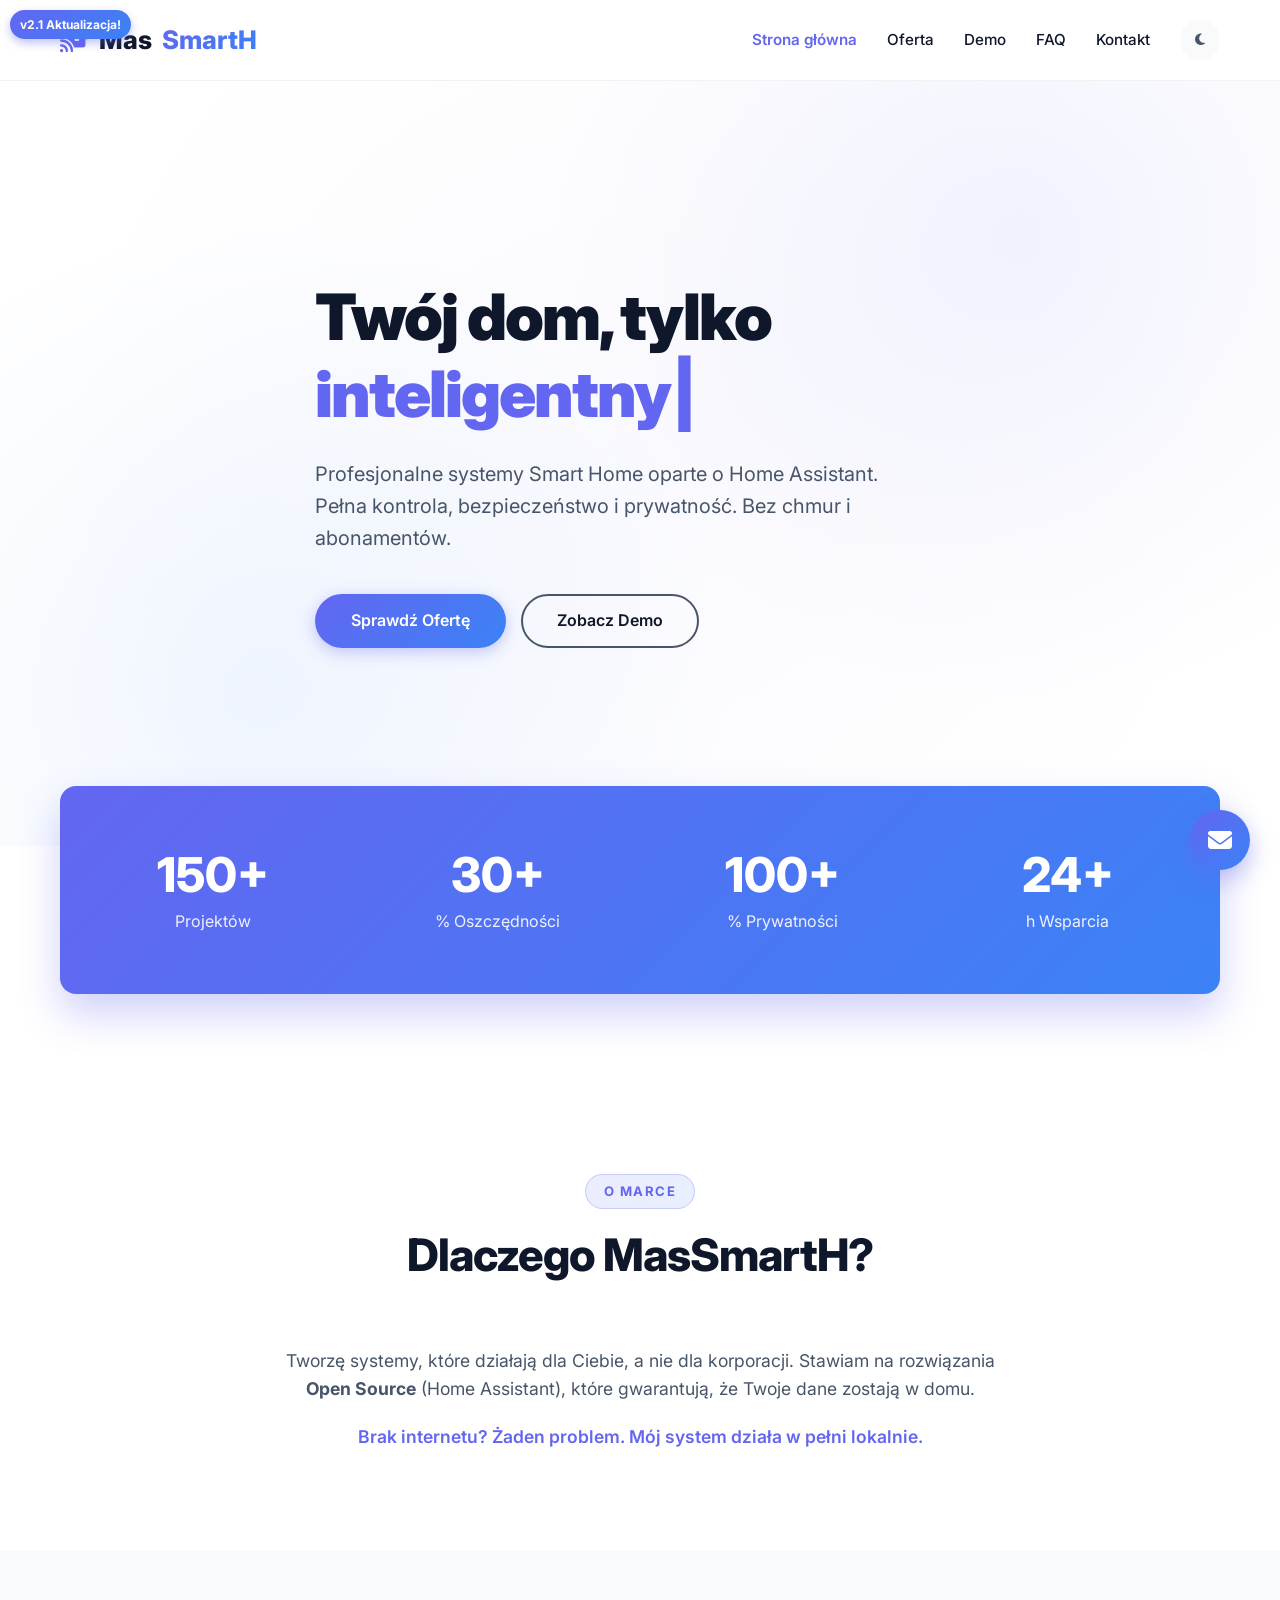
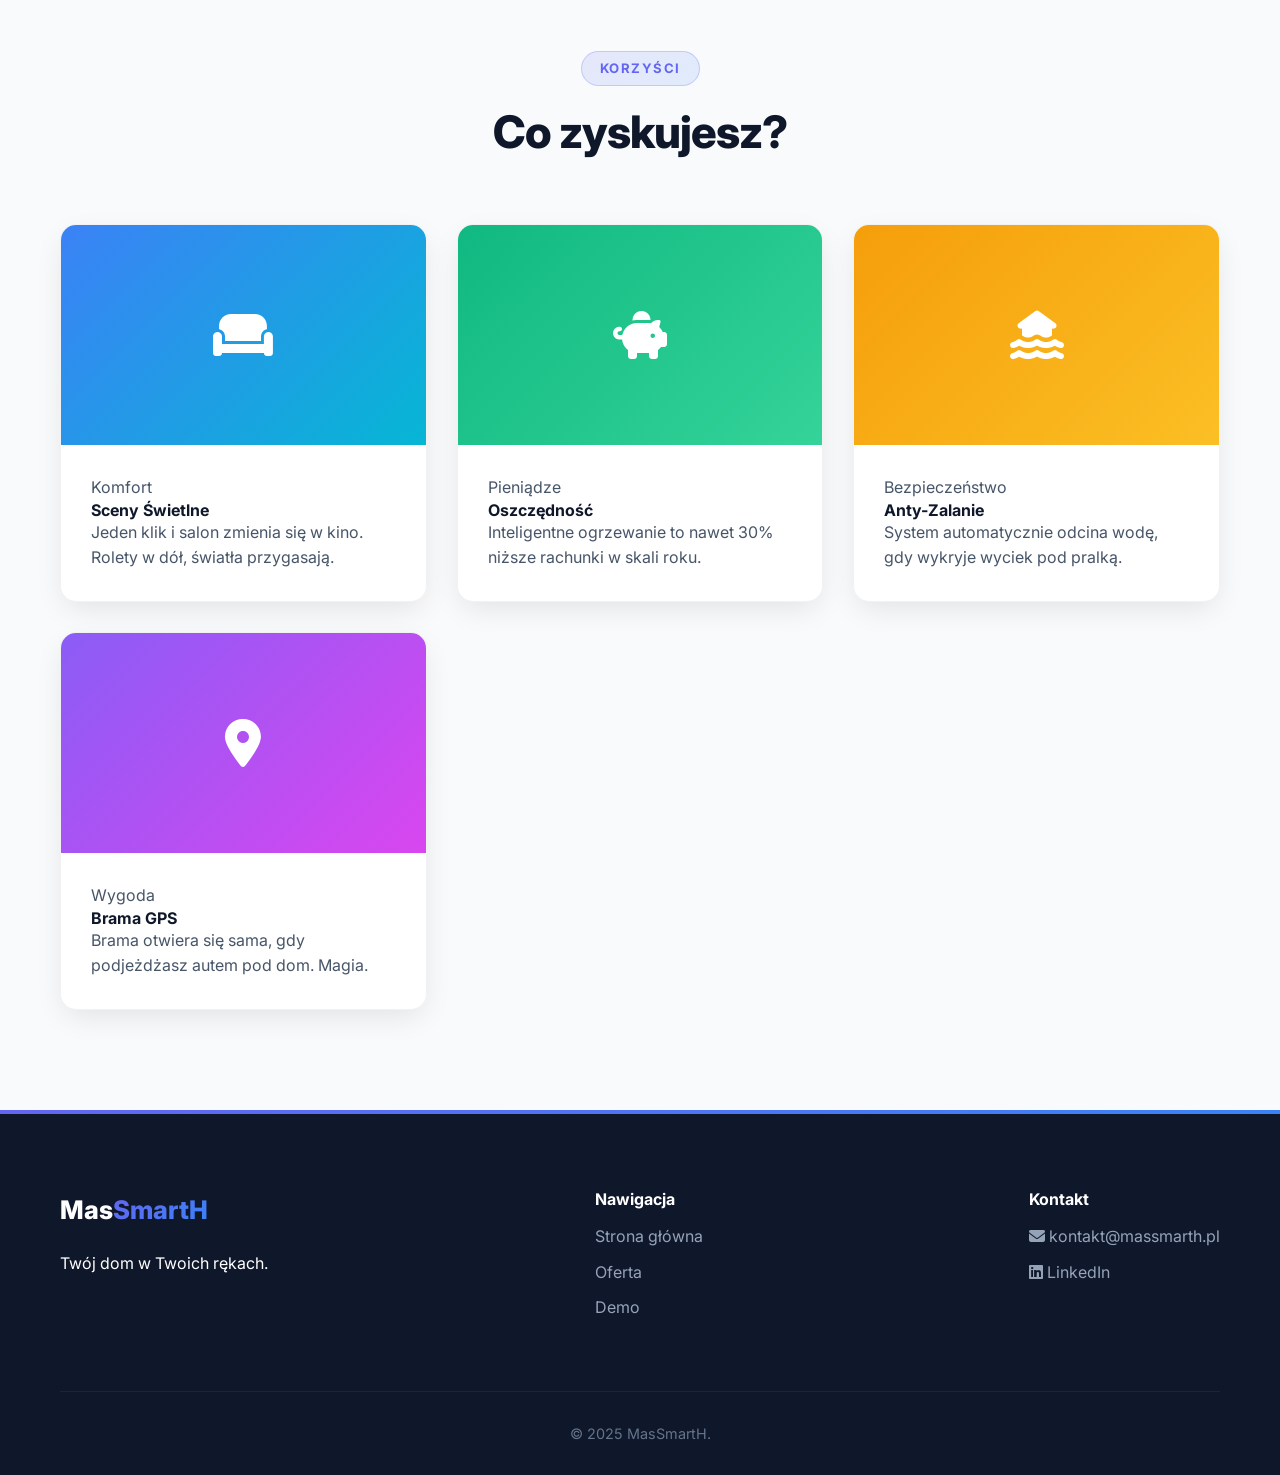
<file: index.html>
<!DOCTYPE html>
<html lang="pl">

<head>
    <meta charset="UTF-8">
    <meta name="viewport" content="width=device-width, initial-scale=1.0">
    <title>MasSmartH | Twój Inteligentny Dom</title>
    <meta name="description"
        content="Profesjonalne systemy Smart Home oparte o Home Assistant. Pełna kontrola, bezpieczeństwo i prywatność. Bez chmur i abonamentów.">
    <meta property="og:title" content="MasSmartH | Twój Inteligentny Dom">
    <meta property="og:description"
        content="Profesjonalne systemy Smart Home oparte o Home Assistant. Pełna kontrola, bezpieczeństwo i prywatność.">

    <!-- Preconnect for Performance -->
    <link rel="preconnect" href="https://fonts.googleapis.com">
    <link rel="preconnect" href="https://fonts.gstatic.com" crossorigin>
    <link href="https://fonts.googleapis.com/css2?family=Inter:wght@300;400;600;700;800&display=swap" rel="stylesheet">
    <link rel="stylesheet" href="https://cdnjs.cloudflare.com/ajax/libs/font-awesome/6.4.0/css/all.min.css">

    <link rel="stylesheet" href="style.css">
</head>

<body>
    <script>if (localStorage.getItem('theme') === 'dark') document.body.classList.add('dark-mode');</script>
    <div
        style="position:fixed; top:10px; left:10px; background: linear-gradient(135deg, #6366f1, #3b82f6); color:white; padding:5px 10px; border-radius:20px; z-index:9999; font-weight:bold; font-size:12px; box-shadow: 0 4px 10px rgba(99,102,241,0.4);">
        v2.1 Aktualizacja!</div>

    <!-- PASEK POSTĘPU -->
    <div class="scroll-progress-container">
        <div class="scroll-progress-bar" id="progressBar"></div>
    </div>

    <header>
        <div class="container">
            <nav>
                <a href="index.html" class="logo"><i class="fa-solid fa-house-signal" style="color: var(--primary);"
                        aria-hidden="true"></i>Mas<span>SmartH</span></a>
                <ul class="nav-links">
                    <li><a href="index.html" class="active">Strona główna</a></li>
                    <li><a href="oferta.html">Oferta</a></li>
                    <li><a href="demo.html">Demo</a></li>
                    <li><a href="faq.html">FAQ</a></li>
                    <li><a href="kontakt.html">Kontakt</a></li>
                    <!-- Przycisk Dark Mode -->
                    <button class="theme-toggle" onclick="toggleTheme()" aria-label="Przełącz motyw"
                        title="Zmień motyw">
                        <i class="fa-solid fa-moon" aria-hidden="true"></i>
                    </button>
                </ul>
                <button class="menu-toggle" aria-expanded="false" aria-label="Otwórz menu nawigacji">
                    <i class="fa-solid fa-bars" aria-hidden="true"></i>
                </button>
            </nav>
        </div>
    </header>

    <main style="flex-grow: 1;">
        <section class="hero">
            <div class="container">
                <div class="hero-content reveal">
                    <h1>Twój dom, tylko <br><span class="hero-typing"></span></h1>
                    <p>Profesjonalne systemy Smart Home oparte o Home Assistant. Pełna kontrola, bezpieczeństwo i
                        prywatność. Bez chmur i abonamentów.</p>
                    <div class="hero-actions">
                        <a href="oferta.html" class="btn">Sprawdź Ofertę</a>
                        <a href="demo.html" class="btn btn-outline">Zobacz Demo</a>
                    </div>
                </div>
            </div>
        </section>

        <div class="container">
            <div class="stats-section reveal">
                <div class="container stats-grid">
                    <div class="stat-item">
                        <h3 data-target="150">0</h3>
                        <p>Projektów</p>
                    </div>
                    <div class="stat-item">
                        <h3 data-target="30">0</h3>
                        <p>% Oszczędności</p>
                    </div>
                    <div class="stat-item">
                        <h3 data-target="100">0</h3>
                        <p>% Prywatności</p>
                    </div>
                    <div class="stat-item">
                        <h3 data-target="24">0</h3>
                        <p>h Wsparcia</p>
                    </div>
                </div>
            </div>
        </div>

        <section class="about">
            <div class="container">
                <div class="section-title reveal">
                    <p>O marce</p>
                    <h2>Dlaczego MasSmartH?</h2>
                </div>
                <div class="reveal" style="max-width: 800px; margin: 0 auto; text-align: center;">
                    <p style="font-size: 1.1rem; margin: 0 auto 20px;">
                        Tworzę systemy, które działają dla Ciebie, a nie dla korporacji. Stawiam na rozwiązania
                        <strong>Open Source</strong> (Home Assistant), które gwarantują, że Twoje dane zostają w domu.
                    </p>
                    <p style="font-size: 1.1rem; color: var(--primary); font-weight: 600; margin: 0 auto;">
                        Brak internetu? Żaden problem. Mój system działa w pełni lokalnie.
                    </p>
                </div>
            </div>
        </section>

        <section id="realizacje" class="portfolio">
            <div class="container">
                <div class="section-title reveal">
                    <p>Korzyści</p>
                    <h2>Co zyskujesz?</h2>
                </div>
                <div class="portfolio-grid">
                    <div class="portfolio-item reveal">
                        <div class="portfolio-img" style="background: linear-gradient(135deg, #3b82f6, #06b6d4);"><i
                                class="fa-solid fa-couch" aria-hidden="true"></i></div>
                        <div class="portfolio-info"><span>Komfort</span>
                            <h4>Sceny Świetlne</h4>
                            <p>Jeden klik i salon zmienia się w kino. Rolety w dół, światła przygasają.</p>
                        </div>
                    </div>
                    <div class="portfolio-item reveal">
                        <div class="portfolio-img" style="background: linear-gradient(135deg, #10b981, #34d399);"><i
                                class="fa-solid fa-piggy-bank" aria-hidden="true"></i></div>
                        <div class="portfolio-info"><span>Pieniądze</span>
                            <h4>Oszczędność</h4>
                            <p>Inteligentne ogrzewanie to nawet 30% niższe rachunki w skali roku.</p>
                        </div>
                    </div>
                    <div class="portfolio-item reveal">
                        <div class="portfolio-img" style="background: linear-gradient(135deg, #f59e0b, #fbbf24);"><i
                                class="fa-solid fa-house-flood-water" aria-hidden="true"></i></div>
                        <div class="portfolio-info"><span>Bezpieczeństwo</span>
                            <h4>Anty-Zalanie</h4>
                            <p>System automatycznie odcina wodę, gdy wykryje wyciek pod pralką.</p>
                        </div>
                    </div>
                    <div class="portfolio-item reveal">
                        <div class="portfolio-img" style="background: linear-gradient(135deg, #8b5cf6, #d946ef);"><i
                                class="fa-solid fa-location-dot" aria-hidden="true"></i></div>
                        <div class="portfolio-info"><span>Wygoda</span>
                            <h4>Brama GPS</h4>
                            <p>Brama otwiera się sama, gdy podjeżdżasz autem pod dom. Magia.</p>
                        </div>
                    </div>
                </div>
            </div>
        </section>
    </main>

    <footer>
        <div class="container">
            <div class="footer-content">
                <div class="footer-column">
                    <a href="index.html" class="logo"
                        style="color:white; display:block; margin-bottom: 20px;">Mas<span>SmartH</span></a>
                    <p>Twój dom w Twoich rękach.</p>
                </div>
                <div class="footer-column">
                    <h4>Nawigacja</h4>
                    <ul>
                        <li><a href="index.html">Strona główna</a></li>
                        <li><a href="oferta.html">Oferta</a></li>
                        <li><a href="demo.html">Demo</a></li>
                    </ul>
                </div>
                <div class="footer-column">
                    <h4>Kontakt</h4>
                    <ul>
                        <li><i class="fa-solid fa-envelope" aria-hidden="true"></i> <a
                                href="mailto:kontakt@massmarth.pl">kontakt@massmarth.pl</a></li>
                        <li><i class="fa-brands fa-linkedin" aria-hidden="true"></i> <a href="#" target="_blank"
                                rel="noopener noreferrer">LinkedIn</a></li>
                    </ul>
                </div>
            </div>
            <div class="copyright">&copy; 2025 MasSmartH.</div>
        </div>
    </footer>

    <a href="mailto:kontakt@massmarth.pl" class="fab-contact" aria-label="Napisz do nas przez e-mail"
        title="Wyślij e-mail"><i class="fa-solid fa-envelope" aria-hidden="true"></i></a>

    <script>

        

        // SCROLL PROGRESS
        window.onscroll = function () {
            let winScroll = document.body.scrollTop || document.documentElement.scrollTop;
            let height = document.documentElement.scrollHeight - document.documentElement.clientHeight;
            let scrolled = (winScroll / height) * 100;
            if (document.getElementById("progressBar")) {
                document.getElementById("progressBar").style.width = scrolled + "%";
            }

            // Licznik
            const stats = document.querySelector('.stats-section');
            if (stats && winScroll > stats.offsetTop - window.innerHeight + 100 && !window.counted) {
                document.querySelectorAll('.stat-item h3').forEach(c => {
                    const t = +c.getAttribute('data-target');
                    const inc = Math.max(1, t / 40); // Szybszy krok
                    const upd = () => {
                        const n = +c.innerText;
                        if (n < t) {
                            c.innerText = Math.ceil(n + inc);
                            setTimeout(upd, 15); // Krótszy czas
                        } else {
                            c.innerText = t + "+";
                        }
                    };
                    upd();
                });
                window.counted = true;
            }
            if (typeof reveal === 'function') reveal();
        };

        function reveal() {
            document.querySelectorAll('.reveal').forEach(r => {
                if (r.getBoundingClientRect().top < window.innerHeight - 50) r.classList.add('active');
            });
        }
        reveal();

        // PŁYNNY EFEKT MASZYNY DO PISANIA
        const txts = ["inteligentny", "bezpieczny", "oszczędny"];
        let i = 0, timer;
        function type() {
            const el = document.querySelector('.hero-typing');
            if (el) {
                const w = txts[i].split("");
                const loop = () => {
                    if (w.length > 0) { el.innerHTML += w.shift(); timer = setTimeout(loop, 100); }
                    else setTimeout(del, 2000);
                };
                loop();
            }
        }
        function del() {
            const el = document.querySelector('.hero-typing');
            if (el) {
                const w = txts[i].split("");
                const loop = () => {
                    if (w.length > 0) { w.pop(); el.innerHTML = w.join(""); timer = setTimeout(loop, 50); }
                    else { i = (i + 1) % txts.length; type(); }
                };
                loop();
            }
        }
        type();

        // UI HELPERS & MOBILE MENU
        const menuToggleBtn = document.querySelector('.menu-toggle');
        const navLinks = document.querySelector('.nav-links');
        const toggleIcon = menuToggleBtn.querySelector('i');

        menuToggleBtn.addEventListener('click', () => {
            const isActive = navLinks.classList.toggle('active');
            menuToggleBtn.setAttribute('aria-expanded', isActive);
            if (isActive) {
                toggleIcon.classList.replace('fa-bars', 'fa-xmark');
            } else {
                toggleIcon.classList.replace('fa-xmark', 'fa-bars');
            }
        });

        document.querySelectorAll('.nav-links a').forEach(a => {
            a.addEventListener('click', () => {
                navLinks.classList.remove('active');
                menuToggleBtn.setAttribute('aria-expanded', 'false');
                toggleIcon.classList.replace('fa-xmark', 'fa-bars');
            });
        });

        // FAQ ACCORDION (Logika zARIA)
        document.querySelectorAll('.faq-question').forEach(q => {
            q.onclick = () => {
                const item = q.parentElement;
                const wasActive = item.classList.contains('active');

                // Zamykanie innych ewentualnie - opcjonalne, na razie działa jako toggle individualny
                item.classList.toggle('active');
                q.setAttribute('aria-expanded', !wasActive);

                const ans = item.querySelector('.faq-answer');
                ans.style.maxHeight = item.classList.contains('active') ? ans.scrollHeight + "px" : null;
            }
        });
    </script>

    

    <script>
        // --- ZAAWANSOWANY DARK MODE (SYNC + PERSISTENCE) ---
        function applyTheme(theme) {
            const icons = document.querySelectorAll('.theme-toggle i');
            if (theme === 'dark') {
                document.body.classList.add('dark-mode');
                icons.forEach(icon => {
                    icon.classList.remove('fa-moon');
                    icon.classList.add('fa-sun');
                });
            } else {
                document.body.classList.remove('dark-mode');
                icons.forEach(icon => {
                    icon.classList.remove('fa-sun');
                    icon.classList.add('fa-moon');
                });
            }
        }

        function toggleTheme() {
            document.body.style.transition = 'background 0.5s ease, color 0.5s ease';
            const current = localStorage.getItem('theme') === 'dark' ? 'light' : 'dark';
            localStorage.setItem('theme', current);
            applyTheme(current);
        }

        // Inicjalizacja ikony po zaladowaniu strony
        document.addEventListener('DOMContentLoaded', () => {
            const savedTheme = localStorage.getItem('theme') || 'light';
            applyTheme(savedTheme);
        });

        // Synchronizacja miedzy kartami w czasie rzeczywistym
        window.addEventListener('storage', (e) => {
            if (e.key === 'theme') {
                document.body.style.transition = 'background 0.5s ease, color 0.5s ease';
                applyTheme(e.newValue);
            }
        });
    </script>
</body>

</html>
</file>
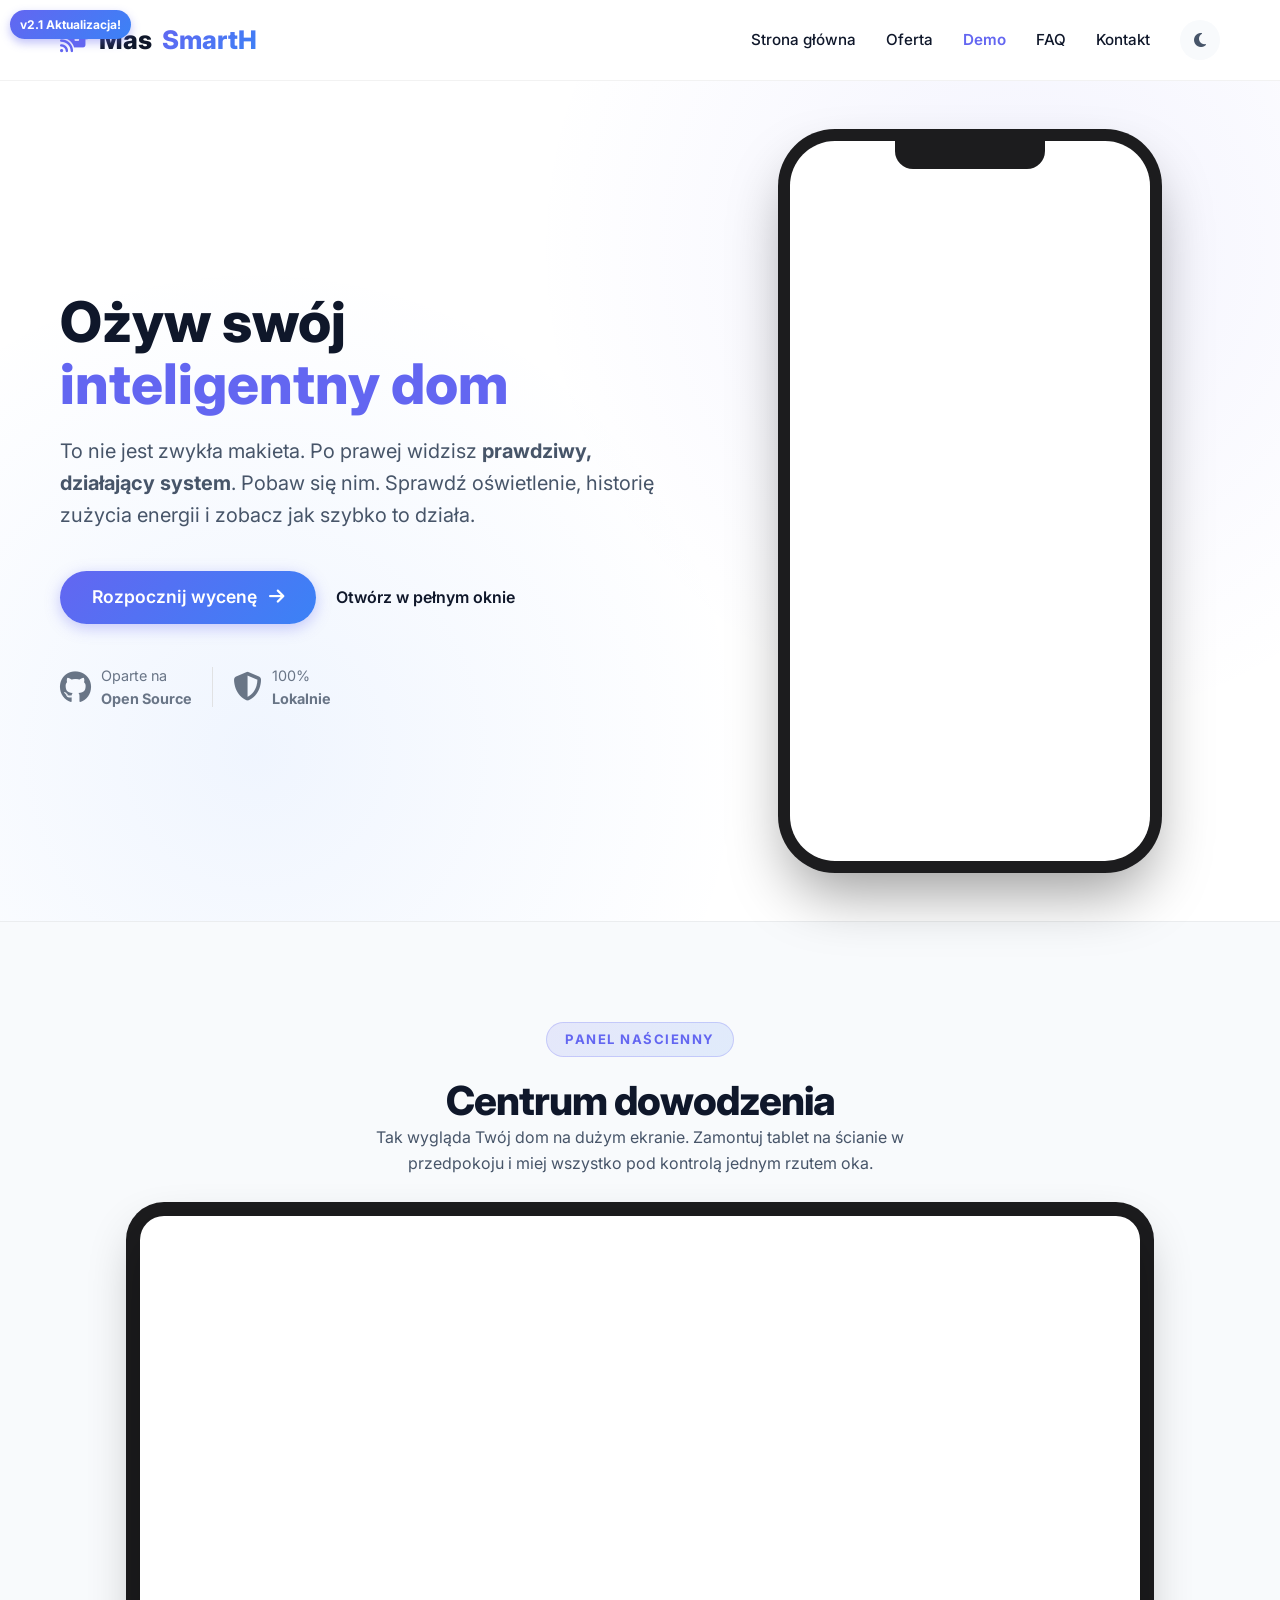
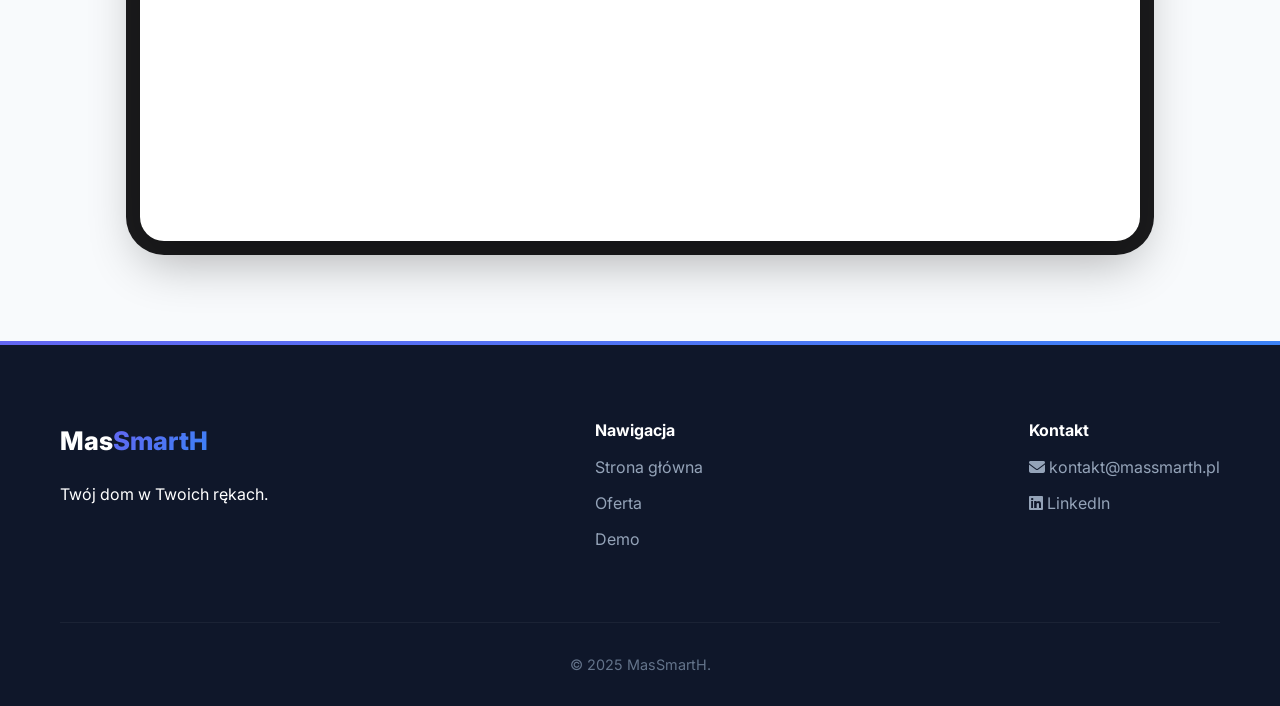
<file: demo.html>
<!DOCTYPE html>
<html lang="pl">

<head>
    <meta charset="UTF-8">
    <meta name="viewport" content="width=device-width, initial-scale=1.0">
    <title>Demo Systemu | MasSmartH</title>
    <link href="https://fonts.googleapis.com/css2?family=Inter:wght@300;400;600;700;800&display=swap" rel="stylesheet">
    <link rel="stylesheet" href="https://cdnjs.cloudflare.com/ajax/libs/font-awesome/6.4.0/css/all.min.css">
    <link rel="stylesheet" href="style.css">
</head>

<body>
    <script>if (localStorage.getItem('theme') === 'dark') document.body.classList.add('dark-mode');</script>
    <div
        style="position:fixed; top:10px; left:10px; background: linear-gradient(135deg, #6366f1, #3b82f6); color:white; padding:5px 10px; border-radius:20px; z-index:9999; font-weight:bold; font-size:12px; box-shadow: 0 4px 10px rgba(99,102,241,0.4);">
        v2.1 Aktualizacja!</div>

    <!-- PASEK POSTĘPU -->
    <div class="scroll-progress-container">
        <div class="scroll-progress-bar" id="progressBar"></div>
    </div>

    <!-- NAGŁÓWEK -->
    <header>
        <div class="container">
            <nav>
                <a href="index.html" class="logo"><i class="fa-solid fa-house-signal"
                        style="color: var(--primary);"></i>Mas<span>SmartH</span></a>
                <ul class="nav-links">
                    <li><a href="index.html">Strona główna</a></li>
                    <li><a href="oferta.html">Oferta</a></li>
                    <li><a href="demo.html" class="active">Demo</a></li>
                    <li><a href="faq.html">FAQ</a></li>
                    <li><a href="kontakt.html">Kontakt</a></li>
                    <div class="theme-toggle" onclick="toggleTheme()"><i class="fa-solid fa-moon"></i></div>
                </ul>
                <div class="menu-toggle"><i class="fa-solid fa-bars"></i></div>
            </nav>
        </div>
    </header>

    <!-- GŁÓWNA SEKCJA (HERO Z IFRAME TELEFONU) -->
    <div class="demo-hero">
        <div class="container">
            <div class="hero-grid">

                <!-- LEWA STRONA: TEKST -->
                <div class="hero-welcome">
                    <h1>Ożyw swój<br><span class="line2">inteligentny dom</span></h1>
                    <p class="lead">
                        To nie jest zwykła makieta. Po prawej widzisz <strong>prawdziwy, działający system</strong>.
                        Pobaw się nim. Sprawdź oświetlenie, historię zużycia energii i zobacz jak szybko to działa.
                    </p>

                    <div class="hero-buttons">
                        <a href="oferta.html" class="btn-primary">
                            Rozpocznij wycenę <i class="fa-solid fa-arrow-right" style="margin-left:8px;"></i>
                        </a>
                        <div>
                            <a href="https://demo.home-assistant.io" target="_blank" class="secondary-link">Otwórz w
                                pełnym oknie</a>
                        </div>
                    </div>

                    <div style="margin-top: 40px; display: flex; gap: 20px; align-items: center; opacity: 0.8;">
                        <div style="display:flex; align-items:center; gap:10px;">
                            <i class="fa-brands fa-github" style="font-size:2rem;"></i>
                            <span style="font-size:0.9rem;">Oparte na<br><strong>Open Source</strong></span>
                        </div>
                        <div style="width: 1px; height: 40px; background: #ddd;"></div>
                        <div style="display:flex; align-items:center; gap:10px;">
                            <i class="fa-solid fa-shield-halved" style="font-size:1.8rem;"></i>
                            <span style="font-size:0.9rem;">100%<br><strong>Lokalnie</strong></span>
                        </div>
                    </div>
                </div>

                <!-- PRAWA STRONA: TELEFON Z IFRAME -->
                <div class="hero-demo">
                    <div class="demo-frame-wrapper" id="phoneFrame">
                        <!-- Placeholder -->
                        <div class="loading-placeholder" id="phoneLoader">
                            <div class="spinner"></div>
                            <p style="margin-top:15px; font-weight:600; color: var(--text-gray);">Ładowanie systemu...
                            </p>
                        </div>
                        <!-- IFRAME TELEFONU -->
                        <iframe id="HAdemoPhone" title="Home Assistant Phone Demo"
                            src="https://demo.home-assistant.io/?frontpage" allow="fullscreen" loading="lazy">
                        </iframe>
                    </div>
                </div>

            </div>
        </div>
    </div>

    <!-- SEKCJA PANELU NAŚCIENNEGO (TABLET Z IFRAME) -->
    <section class="wall-panel-section">
        <div class="container">
            <div class="section-title" style="margin-bottom: 20px; text-align: center;">
                <p>Panel naścienny</p>
                <h2 style="font-size: 2.5rem; color: var(--dark); font-weight: 800;">Centrum dowodzenia</h2>
                <p style="color: var(--text-gray); max-width: 600px; margin: 0 auto 40px;">
                    Tak wygląda Twój dom na dużym ekranie. Zamontuj tablet na ścianie w przedpokoju i miej wszystko pod
                    kontrolą jednym rzutem oka.
                </p>
            </div>

            <div class="wall-panel-container">
                <div class="wall-tablet">
                    <!-- Placeholder -->
                    <div class="loading-placeholder" id="tabletLoader">
                        <div class="spinner"></div>
                        <p style="margin-top:15px; font-weight:600; color: var(--text-gray);">Ładowanie panelu...</p>
                    </div>
                    <!-- IFRAME TABLETU -->
                    <iframe id="HAdemoTablet" title="Home Assistant Tablet Demo" src="https://demo.home-assistant.io/"
                        allow="fullscreen" loading="lazy">
                    </iframe>
                </div>
            </div>
        </div>
    </section>

    <!-- STOPKA -->
    <footer id="kontakt">
        <div class="container">
            <div class="footer-content">
                <div class="footer-column">
                    <a href="index.html" class="logo"
                        style="color:white; display:block; margin-bottom: 20px;">Mas<span>SmartH</span></a>
                    <p>Twój dom w Twoich rękach.</p>
                </div>
                <div class="footer-column">
                    <h4>Nawigacja</h4>
                    <ul>
                        <li><a href="index.html">Strona główna</a></li>
                        <li><a href="oferta.html">Oferta</a></li>
                        <li><a href="demo.html">Demo</a></li>
                    </ul>
                </div>
                <div class="footer-column">
                    <h4>Kontakt</h4>
                    <ul>
                        <li><i class="fa-solid fa-envelope"></i> kontakt@massmarth.pl</li>
                        <li><i class="fa-brands fa-linkedin"></i> LinkedIn</li>
                    </ul>
                </div>
            </div>
            <div class="copyright">&copy; 2025 MasSmartH.</div>
        </div>
    </footer>

    <script>
        // SCROLL PROGRESS
        window.addEventListener('scroll', function() {
            let winScroll = document.body.scrollTop || document.documentElement.scrollTop;
            let height = document.documentElement.scrollHeight - document.documentElement.clientHeight;
            let scrolled = (winScroll / height) * 100;
            if (document.getElementById('progressBar')) {
                document.getElementById('progressBar').style.width = scrolled + '%';
            }
        });
        

        // MENU MOBILNE
        document.querySelector('.menu-toggle').onclick = () => {
            const nav = document.querySelector('.nav-links');
            nav.style.display = nav.style.display === 'flex' ? 'none' : 'flex';
        };

        // FUNKCJA DO UKRYWANIA LOADERÓW
        function handleIframeLoad(iframeId, loaderId) {
            const iframe = document.getElementById(iframeId);
            const loader = document.getElementById(loaderId);

            if (iframe && loader) {
                iframe.onload = function () {
                    loader.style.opacity = '0';
                    setTimeout(() => {
                        loader.style.display = 'none';
                    }, 500);
                };
            }
        }

        // Zainicjuj loadery dla obu ramek
        handleIframeLoad('HAdemoPhone', 'phoneLoader');
        handleIframeLoad('HAdemoTablet', 'tabletLoader');
    </script>

    

    <script>
        // --- ZAAWANSOWANY DARK MODE (SYNC + PERSISTENCE) ---
        function applyTheme(theme) {
            const icons = document.querySelectorAll('.theme-toggle i');
            if (theme === 'dark') {
                document.body.classList.add('dark-mode');
                icons.forEach(icon => {
                    icon.classList.remove('fa-moon');
                    icon.classList.add('fa-sun');
                });
            } else {
                document.body.classList.remove('dark-mode');
                icons.forEach(icon => {
                    icon.classList.remove('fa-sun');
                    icon.classList.add('fa-moon');
                });
            }
        }

        function toggleTheme() {
            document.body.style.transition = 'background 0.5s ease, color 0.5s ease';
            const current = localStorage.getItem('theme') === 'dark' ? 'light' : 'dark';
            localStorage.setItem('theme', current);
            applyTheme(current);
        }

        // Inicjalizacja ikony po zaladowaniu strony
        document.addEventListener('DOMContentLoaded', () => {
            const savedTheme = localStorage.getItem('theme') || 'light';
            applyTheme(savedTheme);
        });

        // Synchronizacja miedzy kartami w czasie rzeczywistym
        window.addEventListener('storage', (e) => {
            if (e.key === 'theme') {
                document.body.style.transition = 'background 0.5s ease, color 0.5s ease';
                applyTheme(e.newValue);
            }
        });
    </script>
</body>

</html>
</file>
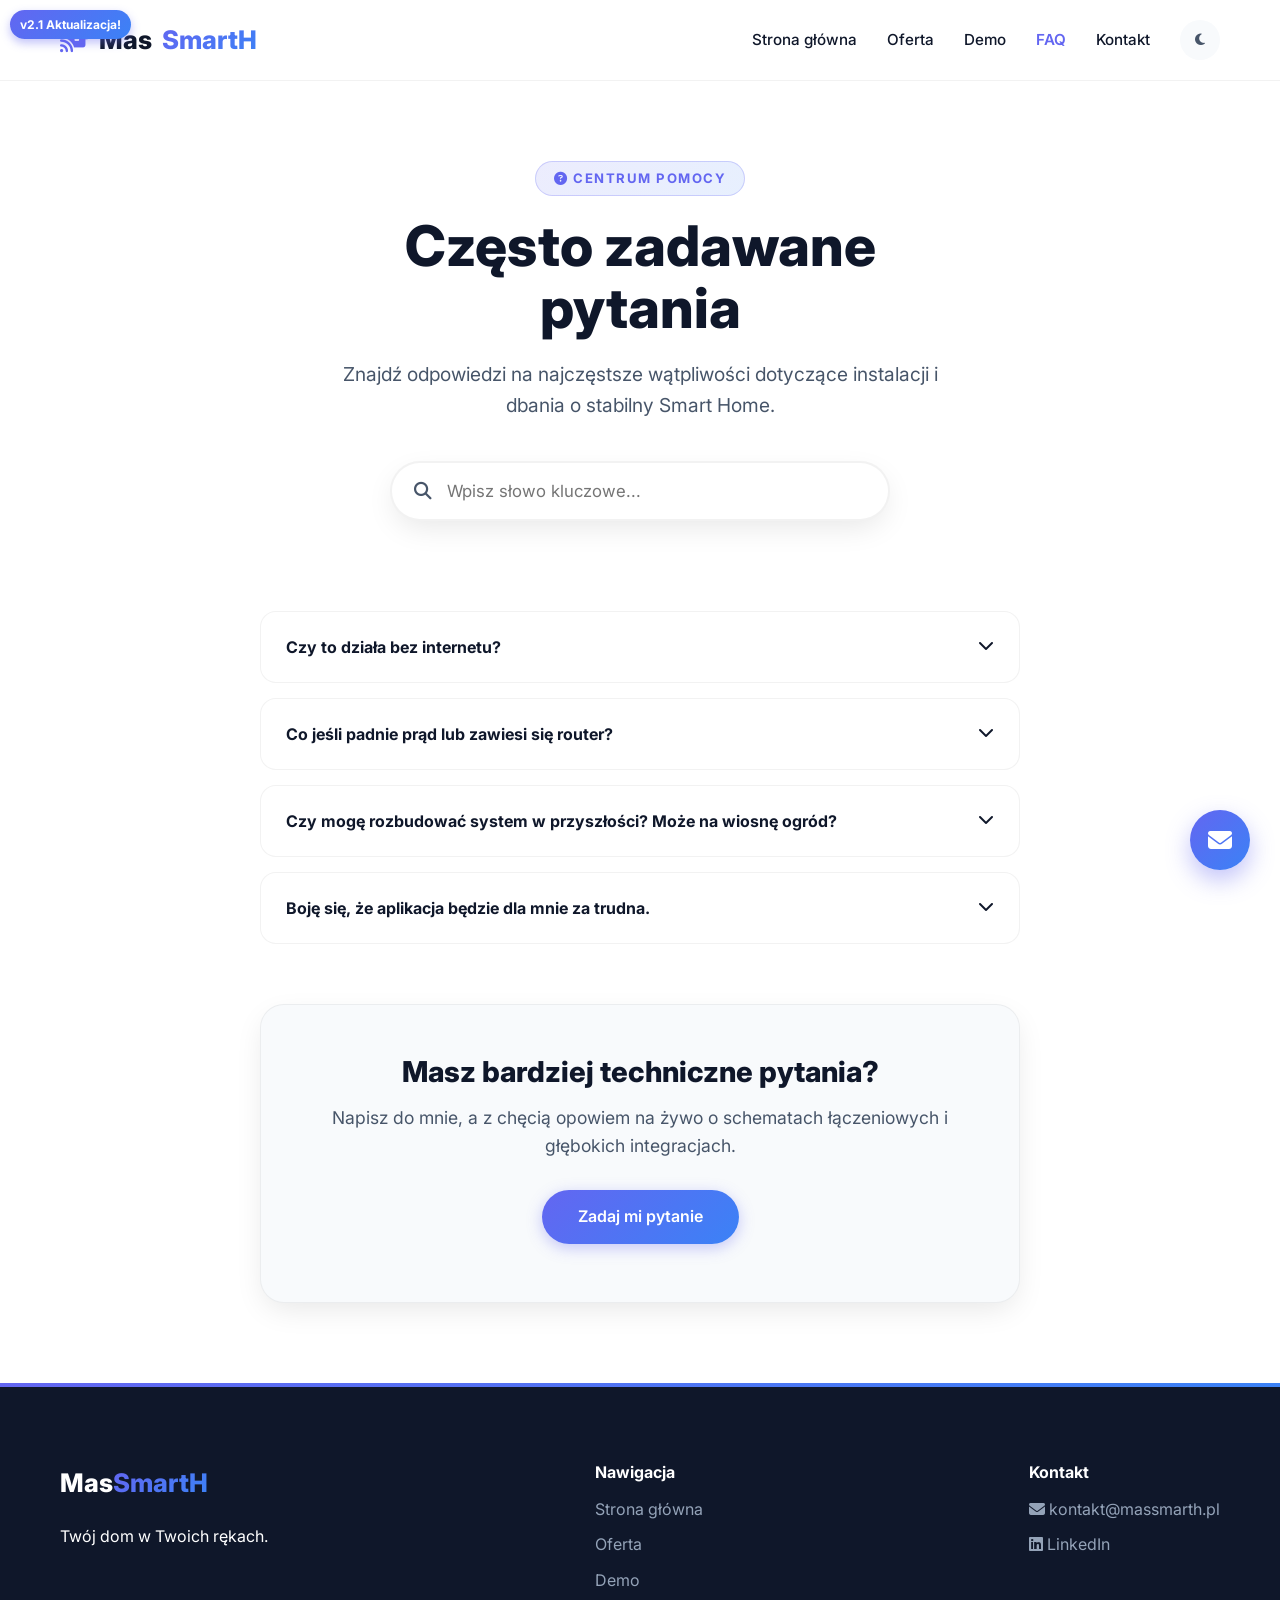
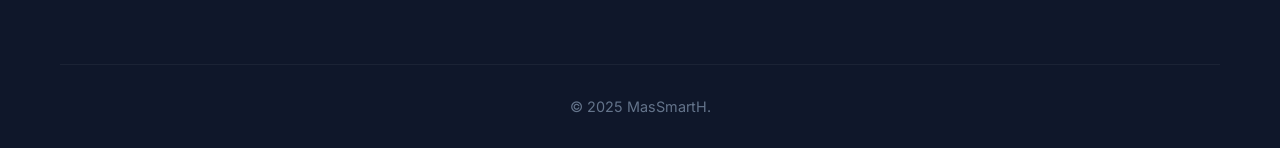
<file: faq.html>
<!DOCTYPE html>
<html lang="pl">

<head>
    <meta charset="UTF-8">
    <meta name="viewport" content="width=device-width, initial-scale=1.0">
    <title>FAQ | MasSmartH</title>
    <meta name="description"
        content="Profesjonalne systemy Smart Home oparte o Home Assistant. Pełna kontrola, bezpieczeństwo i prywatność. Bez chmur i abonamentów.">
    <meta property="og:title" content="MasSmartH | Twój Inteligentny Dom">
    <meta property="og:description"
        content="Profesjonalne systemy Smart Home oparte o Home Assistant. Pełna kontrola, bezpieczeństwo i prywatność.">

    <!-- Preconnect for Performance -->
    <link rel="preconnect" href="https://fonts.googleapis.com">
    <link rel="preconnect" href="https://fonts.gstatic.com" crossorigin>
    <link href="https://fonts.googleapis.com/css2?family=Inter:wght@300;400;600;700;800&display=swap" rel="stylesheet">
    <link rel="stylesheet" href="https://cdnjs.cloudflare.com/ajax/libs/font-awesome/6.4.0/css/all.min.css">

    <link rel="stylesheet" href="style.css">
</head>

<body>
    <script>if (localStorage.getItem('theme') === 'dark') document.body.classList.add('dark-mode');</script>
    <div
        style="position:fixed; top:10px; left:10px; background: linear-gradient(135deg, #6366f1, #3b82f6); color:white; padding:5px 10px; border-radius:20px; z-index:9999; font-weight:bold; font-size:12px; box-shadow: 0 4px 10px rgba(99,102,241,0.4);">
        v2.1 Aktualizacja!</div>

    <!-- PASEK POSTĘPU -->
    <div class="scroll-progress-container">
        <div class="scroll-progress-bar" id="progressBar"></div>
    </div>

    <header>
        <div class="container">
            <nav>
                <a href="index.html" class="logo"><i class="fa-solid fa-house-signal" style="color: var(--primary);"
                        aria-hidden="true"></i>Mas<span>SmartH</span></a>
                <ul class="nav-links">
                    <li><a href="index.html">Strona główna</a></li>
                    <li><a href="oferta.html">Oferta</a></li>
                    <li><a href="demo.html">Demo</a></li>
                    <li><a href="faq.html" class="active">FAQ</a></li>
                    <li><a href="kontakt.html">Kontakt</a></li>
                    <!-- Przycisk Dark Mode -->
                    <button class="theme-toggle" onclick="toggleTheme()" aria-label="Przełącz motyw"
                        title="Zmień motyw">
                        <i class="fa-solid fa-moon" aria-hidden="true"></i>
                    </button>
                </ul>
                <button class="menu-toggle" aria-expanded="false" aria-label="Otwórz menu nawigacji">
                    <i class="fa-solid fa-bars" aria-hidden="true"></i>
                </button>
            </nav>
        </div>
    </header>
    <main style="flex-grow: 1;">
        <section class="faq-hero">
            <div class="container reveal">
                <div class="section-title" style="margin-bottom: 20px;">
                    <p><i class="fa-solid fa-circle-question"></i> Centrum Pomocy</p>
                    <h1>Często zadawane<br>pytania</h1>
                </div>
                <p class="lead">Znajdź odpowiedzi na najczęstsze wątpliwości dotyczące instalacji i dbania o stabilny
                    Smart Home.</p>

                <div class="faq-search">
                    <input type="text" placeholder="Wpisz słowo kluczowe..." autocomplete="off">
                    <i class="fa-solid fa-magnifying-glass"></i>
                </div>
            </div>
        </section>

        <section class="faq-content">
            <div class="container faq-container reveal">

                <!-- Accordion -->
                <div class="faq-item">
                    <button class="faq-question" aria-expanded="false">Czy to działa bez internetu? <i
                            class="fa-solid fa-chevron-down" aria-hidden="true"></i></button>
                    <div class="faq-answer">
                        <p>Tak! W przeciwieństwie do chińskich rozwiązań z chmurą, cały system Home Assistant i Twoje
                            dane przetwarzane są całkowicie lokalnie w Twoim domu. Internet potrzebny jest wyłącznie do
                            zdalnego dostępu z telefonu z drugiego końca świata (gdy np. jesteś na wakacjach) oraz do
                            wczytywania prognozy pogody czy asystenta głosowego.</p>
                    </div>
                </div>

                <div class="faq-item">
                    <button class="faq-question" aria-expanded="false">Co jeśli padnie prąd lub zawiesi się router? <i
                            class="fa-solid fa-chevron-down" aria-hidden="true"></i></button>
                    <div class="faq-answer">
                        <p>Brak prądu odcina zasilanie do systemu, to logiczne. Jednak sam router z postawionym
                            środowiskiem konfiguracyjnym włącza się ponownie do gry bez Twojej interwencji w ciągu 1-2
                            minut od powrotu zasilania sieciowego. System zaciąga "ostatnie zapamiętane rolety" i uczy
                            się na nowo, działając od razu. W obiektach premium zawsze dokładamy mały, wyciszony
                            zasilacz EPS/UPS do rozdzielni – wtedy system alarmowy zawiadamia Cię o braku zasilania
                            jeszcze zanim sam spadnie.</p>
                    </div>
                </div>

                <div class="faq-item">
                    <button class="faq-question" aria-expanded="false">Czy mogę rozbudować system w przyszłości? Może na
                        wiosnę ogród? <i class="fa-solid fa-chevron-down" aria-hidden="true"></i></button>
                    <div class="faq-answer">
                        <p>Oczywiście, wręcz to zalecam! Modułowość to esencja rozwiązań otwartych. Jeśli dziś budżet
                            puszcza na spięcie rolet i świateł – super, to trzon automatyki. Za 3 miesiące domawiasz
                            kilka przekaźników Zigbee i dokładamy kontrolę rekuperacji. A wiosną wpinamy inteligentny
                            komputer do elektrozaworów w ogrodzie i podpinamy stację pogodową, aby nie lał wody podczas
                            ulewy na zewnątrz.</p>
                    </div>
                </div>

                <div class="faq-item">
                    <button class="faq-question" aria-expanded="false">Boję się, że aplikacja będzie dla mnie za trudna.
                        <i class="fa-solid fa-chevron-down" aria-hidden="true"></i></button>
                    <div class="faq-answer">
                        <p>Rozumiem to, Home Assistant potrafi przytłoczyć panelami. Ale Twoje ekrany dla telefonu i
                            tabletu są rysowane przeze mnie **od zera**. Przycisk włączania żarówek jest równie
                            trywialny jak użycie kalkulatora. Cała "skomplikowana i brzydka" maszyneria logiczna jest
                            schowana na zapleczu administracyjnym z którego nie musisz korzystać po instalacji
                            (zablokujemy to by dzieci nie wyklikały ustawień). Resztą się po prostu cieszysz.</p>
                    </div>
                </div>

                <div class="still-questions">
                    <h3>Masz bardziej techniczne pytania?</h3>
                    <p>Napisz do mnie, a z chęcią opowiem na żywo o schematach łączeniowych i głębokich integracjach.
                    </p>
                    <a href="kontakt.html" class="btn">Zadaj mi pytanie</a>
                </div>
            </div>
        </section>
    </main>
    <footer>
        <div class="container">
            <div class="footer-content">
                <div class="footer-column">
                    <a href="index.html" class="logo"
                        style="color:white; display:block; margin-bottom: 20px;">Mas<span>SmartH</span></a>
                    <p>Twój dom w Twoich rękach.</p>
                </div>
                <div class="footer-column">
                    <h4>Nawigacja</h4>
                    <ul>
                        <li><a href="index.html">Strona główna</a></li>
                        <li><a href="oferta.html">Oferta</a></li>
                        <li><a href="demo.html">Demo</a></li>
                    </ul>
                </div>
                <div class="footer-column">
                    <h4>Kontakt</h4>
                    <ul>
                        <li><i class="fa-solid fa-envelope" aria-hidden="true"></i> <a
                                href="mailto:kontakt@massmarth.pl">kontakt@massmarth.pl</a></li>
                        <li><i class="fa-brands fa-linkedin" aria-hidden="true"></i> <a href="#" target="_blank"
                                rel="noopener noreferrer">LinkedIn</a></li>
                    </ul>
                </div>
            </div>
            <div class="copyright">&copy; 2025 MasSmartH.</div>
        </div>
    </footer>

    <a href="mailto:kontakt@massmarth.pl" class="fab-contact" aria-label="Napisz do nas przez e-mail"
        title="Wyślij e-mail"><i class="fa-solid fa-envelope" aria-hidden="true"></i></a>

    <script>

        

        // SCROLL PROGRESS
        window.onscroll = function () {
            let winScroll = document.body.scrollTop || document.documentElement.scrollTop;
            let height = document.documentElement.scrollHeight - document.documentElement.clientHeight;
            let scrolled = (winScroll / height) * 100;
            if (document.getElementById("progressBar")) {
                document.getElementById("progressBar").style.width = scrolled + "%";
            }

            // Licznik
            const stats = document.querySelector('.stats-section');
            if (stats && winScroll > stats.offsetTop - window.innerHeight + 100 && !window.counted) {
                document.querySelectorAll('.stat-item h3').forEach(c => {
                    const t = +c.getAttribute('data-target');
                    const inc = t / 200;
                    const upd = () => {
                        const n = +c.innerText;
                        if (n < t) { c.innerText = Math.ceil(n + inc); setTimeout(upd, 20); }
                        else c.innerText = t + "+";
                    };
                    upd();
                });
                window.counted = true;
            }
            if (typeof reveal === 'function') reveal();
        };

        function reveal() {
            document.querySelectorAll('.reveal').forEach(r => {
                if (r.getBoundingClientRect().top < window.innerHeight - 50) r.classList.add('active');
            });
        }
        reveal();

        // PŁYNNY EFEKT MASZYNY DO PISANIA
        const txts = ["inteligentny", "bezpieczny", "oszczędny"];
        let i = 0, timer;
        function type() {
            const el = document.querySelector('.hero-typing');
            if (el) {
                const w = txts[i].split("");
                const loop = () => {
                    if (w.length > 0) { el.innerHTML += w.shift(); timer = setTimeout(loop, 100); }
                    else setTimeout(del, 2000);
                };
                loop();
            }
        }
        function del() {
            const el = document.querySelector('.hero-typing');
            if (el) {
                const w = txts[i].split("");
                const loop = () => {
                    if (w.length > 0) { w.pop(); el.innerHTML = w.join(""); timer = setTimeout(loop, 50); }
                    else { i = (i + 1) % txts.length; type(); }
                };
                loop();
            }
        }
        type();

        // UI HELPERS & MOBILE MENU
        const menuToggleBtn = document.querySelector('.menu-toggle');
        const navLinks = document.querySelector('.nav-links');
        const toggleIcon = menuToggleBtn.querySelector('i');

        menuToggleBtn.addEventListener('click', () => {
            const isActive = navLinks.classList.toggle('active');
            menuToggleBtn.setAttribute('aria-expanded', isActive);
            if (isActive) {
                toggleIcon.classList.replace('fa-bars', 'fa-xmark');
            } else {
                toggleIcon.classList.replace('fa-xmark', 'fa-bars');
            }
        });

        document.querySelectorAll('.nav-links a').forEach(a => {
            a.addEventListener('click', () => {
                navLinks.classList.remove('active');
                menuToggleBtn.setAttribute('aria-expanded', 'false');
                toggleIcon.classList.replace('fa-xmark', 'fa-bars');
            });
        });

        // FAQ ACCORDION (Logika zARIA)
        document.querySelectorAll('.faq-question').forEach(q => {
            q.onclick = () => {
                const item = q.parentElement;
                const wasActive = item.classList.contains('active');

                // Zamykanie innych ewentualnie - opcjonalne, na razie działa jako toggle individualny
                item.classList.toggle('active');
                q.setAttribute('aria-expanded', !wasActive);

                const ans = item.querySelector('.faq-answer');
                ans.style.maxHeight = item.classList.contains('active') ? ans.scrollHeight + "px" : null;
            }
        });

        // Wyszukiwarka FAQ
        const searchInput = document.querySelector('.faq-search input');
        if (searchInput) {
            searchInput.addEventListener('input', (e) => {
                const term = e.target.value.toLowerCase();
                document.querySelectorAll('.faq-item').forEach(item => {
                    const q = item.querySelector('.faq-question').innerText.toLowerCase();
                    const a = item.querySelector('.faq-answer').innerText.toLowerCase();
                    if (q.includes(term) || a.includes(term)) {
                        item.style.display = 'block';
                    } else {
                        item.style.display = 'none';
                    }
                });
            });
        }
    </script>

    

    <script>
        // --- ZAAWANSOWANY DARK MODE (SYNC + PERSISTENCE) ---
        function applyTheme(theme) {
            const icons = document.querySelectorAll('.theme-toggle i');
            if (theme === 'dark') {
                document.body.classList.add('dark-mode');
                icons.forEach(icon => {
                    icon.classList.remove('fa-moon');
                    icon.classList.add('fa-sun');
                });
            } else {
                document.body.classList.remove('dark-mode');
                icons.forEach(icon => {
                    icon.classList.remove('fa-sun');
                    icon.classList.add('fa-moon');
                });
            }
        }

        function toggleTheme() {
            document.body.style.transition = 'background 0.5s ease, color 0.5s ease';
            const current = localStorage.getItem('theme') === 'dark' ? 'light' : 'dark';
            localStorage.setItem('theme', current);
            applyTheme(current);
        }

        // Inicjalizacja ikony po zaladowaniu strony
        document.addEventListener('DOMContentLoaded', () => {
            const savedTheme = localStorage.getItem('theme') || 'light';
            applyTheme(savedTheme);
        });

        // Synchronizacja miedzy kartami w czasie rzeczywistym
        window.addEventListener('storage', (e) => {
            if (e.key === 'theme') {
                document.body.style.transition = 'background 0.5s ease, color 0.5s ease';
                applyTheme(e.newValue);
            }
        });
    </script>
</body>

</html>
</file>
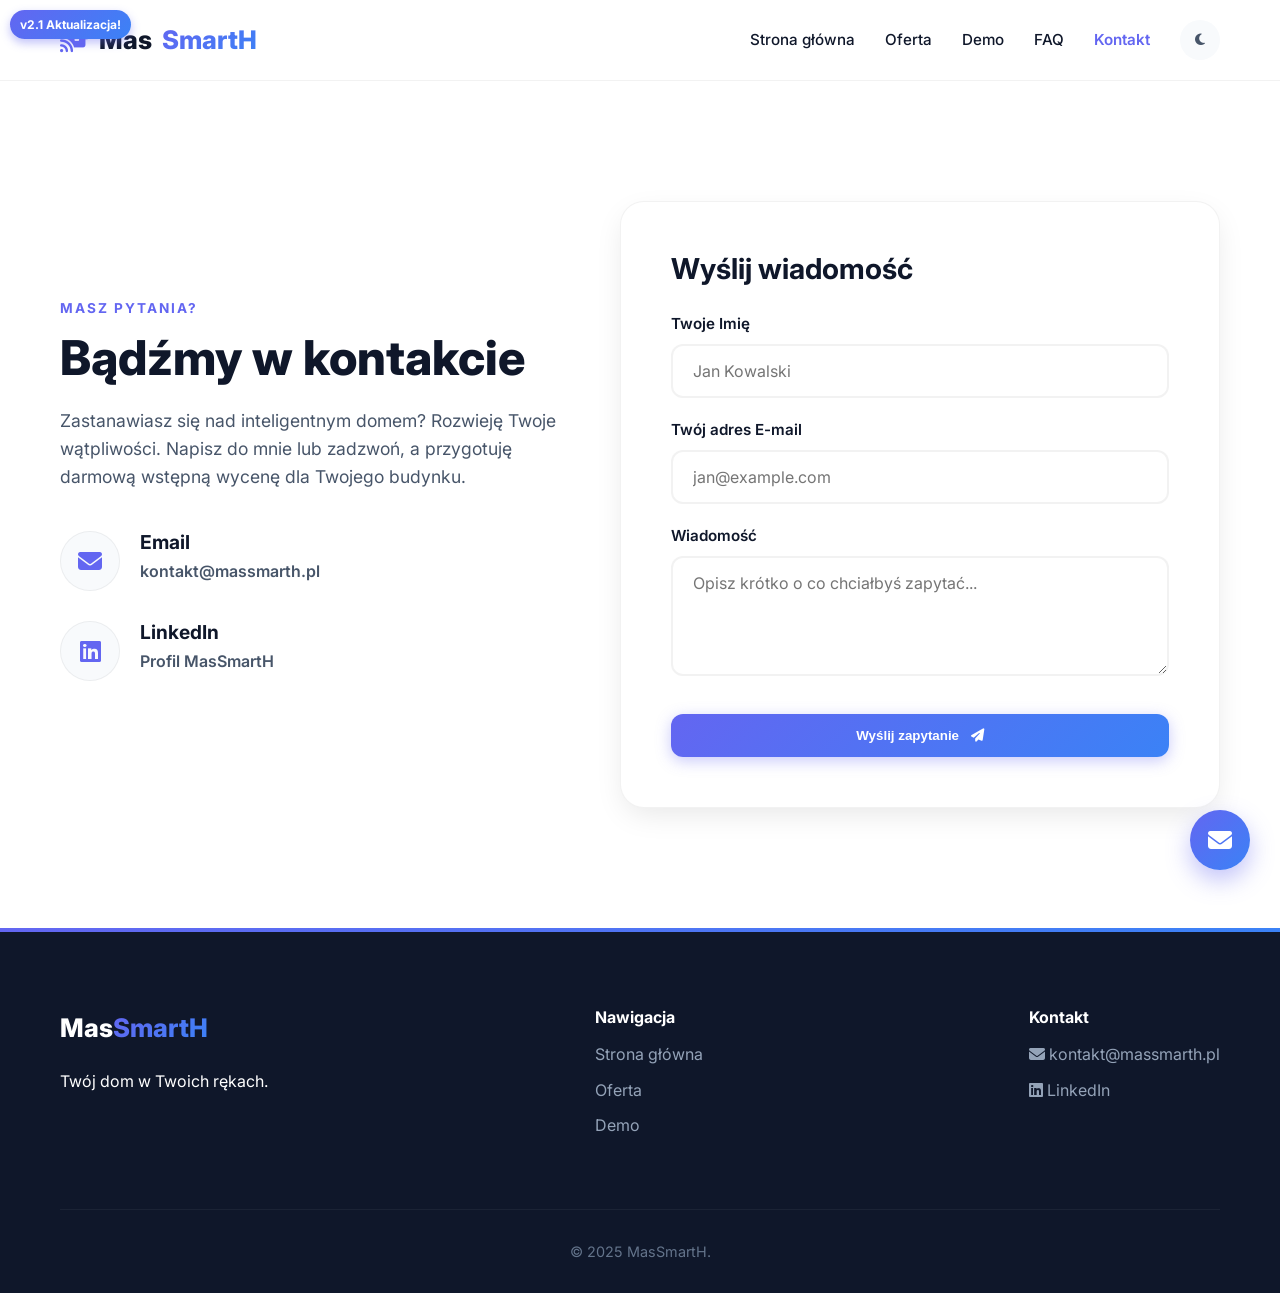
<file: kontakt.html>
<!DOCTYPE html>
<html lang="pl">

<head>
    <meta charset="UTF-8">
    <meta name="viewport" content="width=device-width, initial-scale=1.0">
    <title>Kontakt | MasSmartH</title>
    <meta name="description"
        content="Profesjonalne systemy Smart Home oparte o Home Assistant. Pełna kontrola, bezpieczeństwo i prywatność. Bez chmur i abonamentów.">
    <meta property="og:title" content="MasSmartH | Twój Inteligentny Dom">
    <meta property="og:description"
        content="Profesjonalne systemy Smart Home oparte o Home Assistant. Pełna kontrola, bezpieczeństwo i prywatność.">

    <!-- Preconnect for Performance -->
    <link rel="preconnect" href="https://fonts.googleapis.com">
    <link rel="preconnect" href="https://fonts.gstatic.com" crossorigin>
    <link href="https://fonts.googleapis.com/css2?family=Inter:wght@300;400;600;700;800&display=swap" rel="stylesheet">
    <link rel="stylesheet" href="https://cdnjs.cloudflare.com/ajax/libs/font-awesome/6.4.0/css/all.min.css">
    <link rel="stylesheet" href="style.css">
</head>

<body>
    <script>if (localStorage.getItem('theme') === 'dark') document.body.classList.add('dark-mode');</script>
    <div
        style="position:fixed; top:10px; left:10px; background: linear-gradient(135deg, #6366f1, #3b82f6); color:white; padding:5px 10px; border-radius:20px; z-index:9999; font-weight:bold; font-size:12px; box-shadow: 0 4px 10px rgba(99,102,241,0.4);">
        v2.1 Aktualizacja!</div>

    <!-- PASEK POSTĘPU -->
    <div class="scroll-progress-container">
        <div class="scroll-progress-bar" id="progressBar"></div>
    </div>

    <header>
        <div class="container">
            <nav>
                <a href="index.html" class="logo"><i class="fa-solid fa-house-signal" style="color: var(--primary);"
                        aria-hidden="true"></i>Mas<span>SmartH</span></a>
                <ul class="nav-links">
                    <li><a href="index.html">Strona główna</a></li>
                    <li><a href="oferta.html">Oferta</a></li>
                    <li><a href="demo.html">Demo</a></li>
                    <li><a href="faq.html">FAQ</a></li>
                    <li><a href="kontakt.html" class="active">Kontakt</a></li>
                    <!-- Przycisk Dark Mode -->
                    <button class="theme-toggle" onclick="toggleTheme()" aria-label="Przełącz motyw"
                        title="Zmień motyw">
                        <i class="fa-solid fa-moon" aria-hidden="true"></i>
                    </button>
                </ul>
                <button class="menu-toggle" aria-expanded="false" aria-label="Otwórz menu nawigacji">
                    <i class="fa-solid fa-bars" aria-hidden="true"></i>
                </button>
            </nav>
        </div>
    </header>
    <main style="flex-grow: 1; display: flex; align-items: center; padding: 40px 0;">
        <section class="contact-section">
            <div class="container">
                <div class="contact-grid">
                    <div class="contact-info reveal active">
                        <p
                            style="color: var(--primary); font-weight: 700; text-transform: uppercase; letter-spacing: 2px; font-size: 0.85rem; margin-bottom: 10px;">
                            Masz pytania?</p>
                        <h2>Bądźmy w kontakcie</h2>
                        <p class="desc">Zastanawiasz się nad inteligentnym domem? Rozwieję Twoje wątpliwości. Napisz do
                            mnie lub zadzwoń, a przygotuję darmową wstępną wycenę dla Twojego budynku.</p>
                        <div class="contact-method">
                            <div class="contact-icon"><i class="fa-solid fa-envelope"></i></div>
                            <div class="method-text">
                                <h4>Email</h4>
                                <a href="mailto:kontakt@massmarth.pl">kontakt@massmarth.pl</a>
                            </div>
                        </div>
                        <div class="contact-method">
                            <div class="contact-icon"><i class="fa-brands fa-linkedin"></i></div>
                            <div class="method-text">
                                <h4>LinkedIn</h4>
                                <a href="#">Profil MasSmartH</a>
                            </div>
                        </div>
                    </div>
                    <div class="contact-form-box reveal active">
                        <h3 style="font-size: 1.8rem; margin-bottom: 25px; color: var(--dark);">Wyślij wiadomość</h3>
                        <form
                            onsubmit="event.preventDefault(); alert('Dziękuję za wiadomość! Odezwiemy się wkrótce.');">
                            <div class="form-group">
                                <label>Twoje Imię</label>
                                <input type="text" class="form-control" placeholder="Jan Kowalski" required>
                            </div>
                            <div class="form-group">
                                <label>Twój adres E-mail</label>
                                <input type="email" class="form-control" placeholder="jan@example.com" required>
                            </div>
                            <div class="form-group">
                                <label>Wiadomość</label>
                                <textarea class="form-control" placeholder="Opisz krótko o co chciałbyś zapytać..."
                                    required></textarea>
                            </div>
                            <button type="submit" class="btn"
                                style="width: 100%; border-radius: 12px; margin-top: 10px;">Wyślij zapytanie <i
                                    class="fa-solid fa-paper-plane" style="margin-left: 8px;"></i></button>
                        </form>
                    </div>
                </div>
            </div>
        </section>
    </main>
    <footer>
        <div class="container">
            <div class="footer-content">
                <div class="footer-column">
                    <a href="index.html" class="logo"
                        style="color:white; display:block; margin-bottom: 20px;">Mas<span>SmartH</span></a>
                    <p>Twój dom w Twoich rękach.</p>
                </div>
                <div class="footer-column">
                    <h4>Nawigacja</h4>
                    <ul>
                        <li><a href="index.html">Strona główna</a></li>
                        <li><a href="oferta.html">Oferta</a></li>
                        <li><a href="demo.html">Demo</a></li>
                    </ul>
                </div>
                <div class="footer-column">
                    <h4>Kontakt</h4>
                    <ul>
                        <li><i class="fa-solid fa-envelope" aria-hidden="true"></i> <a
                                href="mailto:kontakt@massmarth.pl">kontakt@massmarth.pl</a></li>
                        <li><i class="fa-brands fa-linkedin" aria-hidden="true"></i> <a href="#" target="_blank"
                                rel="noopener noreferrer">LinkedIn</a></li>
                    </ul>
                </div>
            </div>
            <div class="copyright">&copy; 2025 MasSmartH.</div>
        </div>
    </footer>

    <a href="mailto:kontakt@massmarth.pl" class="fab-contact" aria-label="Napisz do nas przez e-mail"
        title="Wyślij e-mail"><i class="fa-solid fa-envelope" aria-hidden="true"></i></a>

    <script>

        

        // SCROLL PROGRESS
        window.onscroll = function () {
            let winScroll = document.body.scrollTop || document.documentElement.scrollTop;
            let height = document.documentElement.scrollHeight - document.documentElement.clientHeight;
            let scrolled = (winScroll / height) * 100;
            if (document.getElementById("progressBar")) {
                document.getElementById("progressBar").style.width = scrolled + "%";
            }

            // Licznik
            const stats = document.querySelector('.stats-section');
            if (stats && winScroll > stats.offsetTop - window.innerHeight + 100 && !window.counted) {
                document.querySelectorAll('.stat-item h3').forEach(c => {
                    const t = +c.getAttribute('data-target');
                    const inc = t / 200;
                    const upd = () => {
                        const n = +c.innerText;
                        if (n < t) { c.innerText = Math.ceil(n + inc); setTimeout(upd, 20); }
                        else c.innerText = t + "+";
                    };
                    upd();
                });
                window.counted = true;
            }
            if (typeof reveal === 'function') reveal();
        };

        function reveal() {
            document.querySelectorAll('.reveal').forEach(r => {
                if (r.getBoundingClientRect().top < window.innerHeight - 50) r.classList.add('active');
            });
        }
        reveal();

        // PŁYNNY EFEKT MASZYNY DO PISANIA
        const txts = ["inteligentny", "bezpieczny", "oszczędny"];
        let i = 0, timer;
        function type() {
            const el = document.querySelector('.hero-typing');
            if (el) {
                const w = txts[i].split("");
                const loop = () => {
                    if (w.length > 0) { el.innerHTML += w.shift(); timer = setTimeout(loop, 100); }
                    else setTimeout(del, 2000);
                };
                loop();
            }
        }
        function del() {
            const el = document.querySelector('.hero-typing');
            if (el) {
                const w = txts[i].split("");
                const loop = () => {
                    if (w.length > 0) { w.pop(); el.innerHTML = w.join(""); timer = setTimeout(loop, 50); }
                    else { i = (i + 1) % txts.length; type(); }
                };
                loop();
            }
        }
        type();

        // UI HELPERS & MOBILE MENU
        const menuToggleBtn = document.querySelector('.menu-toggle');
        const navLinks = document.querySelector('.nav-links');
        const toggleIcon = menuToggleBtn.querySelector('i');

        menuToggleBtn.addEventListener('click', () => {
            const isActive = navLinks.classList.toggle('active');
            menuToggleBtn.setAttribute('aria-expanded', isActive);
            if (isActive) {
                toggleIcon.classList.replace('fa-bars', 'fa-xmark');
            } else {
                toggleIcon.classList.replace('fa-xmark', 'fa-bars');
            }
        });

        document.querySelectorAll('.nav-links a').forEach(a => {
            a.addEventListener('click', () => {
                navLinks.classList.remove('active');
                menuToggleBtn.setAttribute('aria-expanded', 'false');
                toggleIcon.classList.replace('fa-xmark', 'fa-bars');
            });
        });

        // FAQ ACCORDION (Logika zARIA)
        document.querySelectorAll('.faq-question').forEach(q => {
            q.onclick = () => {
                const item = q.parentElement;
                const wasActive = item.classList.contains('active');

                // Zamykanie innych ewentualnie - opcjonalne, na razie działa jako toggle individualny
                item.classList.toggle('active');
                q.setAttribute('aria-expanded', !wasActive);

                const ans = item.querySelector('.faq-answer');
                ans.style.maxHeight = item.classList.contains('active') ? ans.scrollHeight + "px" : null;
            }
        });
    </script>

    

    <script>
        // --- ZAAWANSOWANY DARK MODE (SYNC + PERSISTENCE) ---
        function applyTheme(theme) {
            const icons = document.querySelectorAll('.theme-toggle i');
            if (theme === 'dark') {
                document.body.classList.add('dark-mode');
                icons.forEach(icon => {
                    icon.classList.remove('fa-moon');
                    icon.classList.add('fa-sun');
                });
            } else {
                document.body.classList.remove('dark-mode');
                icons.forEach(icon => {
                    icon.classList.remove('fa-sun');
                    icon.classList.add('fa-moon');
                });
            }
        }

        function toggleTheme() {
            document.body.style.transition = 'background 0.5s ease, color 0.5s ease';
            const current = localStorage.getItem('theme') === 'dark' ? 'light' : 'dark';
            localStorage.setItem('theme', current);
            applyTheme(current);
        }

        // Inicjalizacja ikony po zaladowaniu strony
        document.addEventListener('DOMContentLoaded', () => {
            const savedTheme = localStorage.getItem('theme') || 'light';
            applyTheme(savedTheme);
        });

        // Synchronizacja miedzy kartami w czasie rzeczywistym
        window.addEventListener('storage', (e) => {
            if (e.key === 'theme') {
                document.body.style.transition = 'background 0.5s ease, color 0.5s ease';
                applyTheme(e.newValue);
            }
        });
    </script>
</body>

</html>
</file>
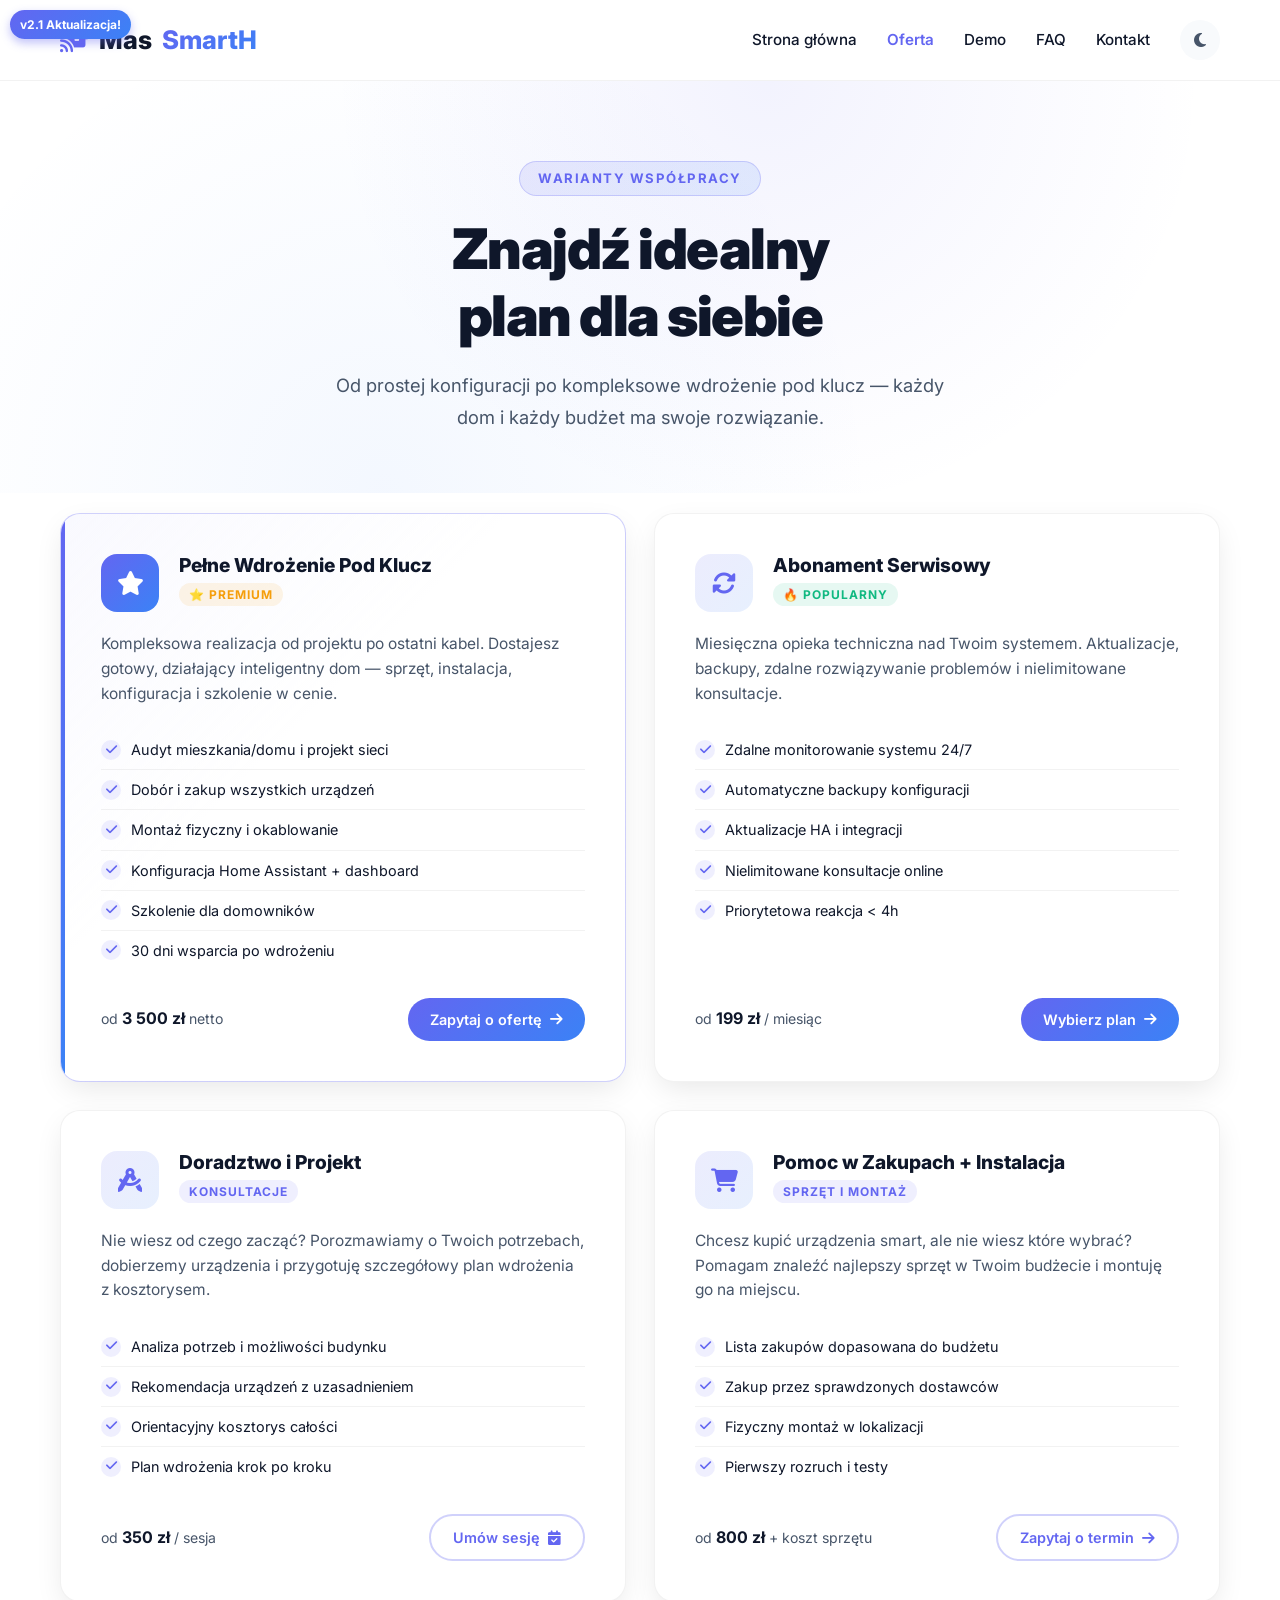
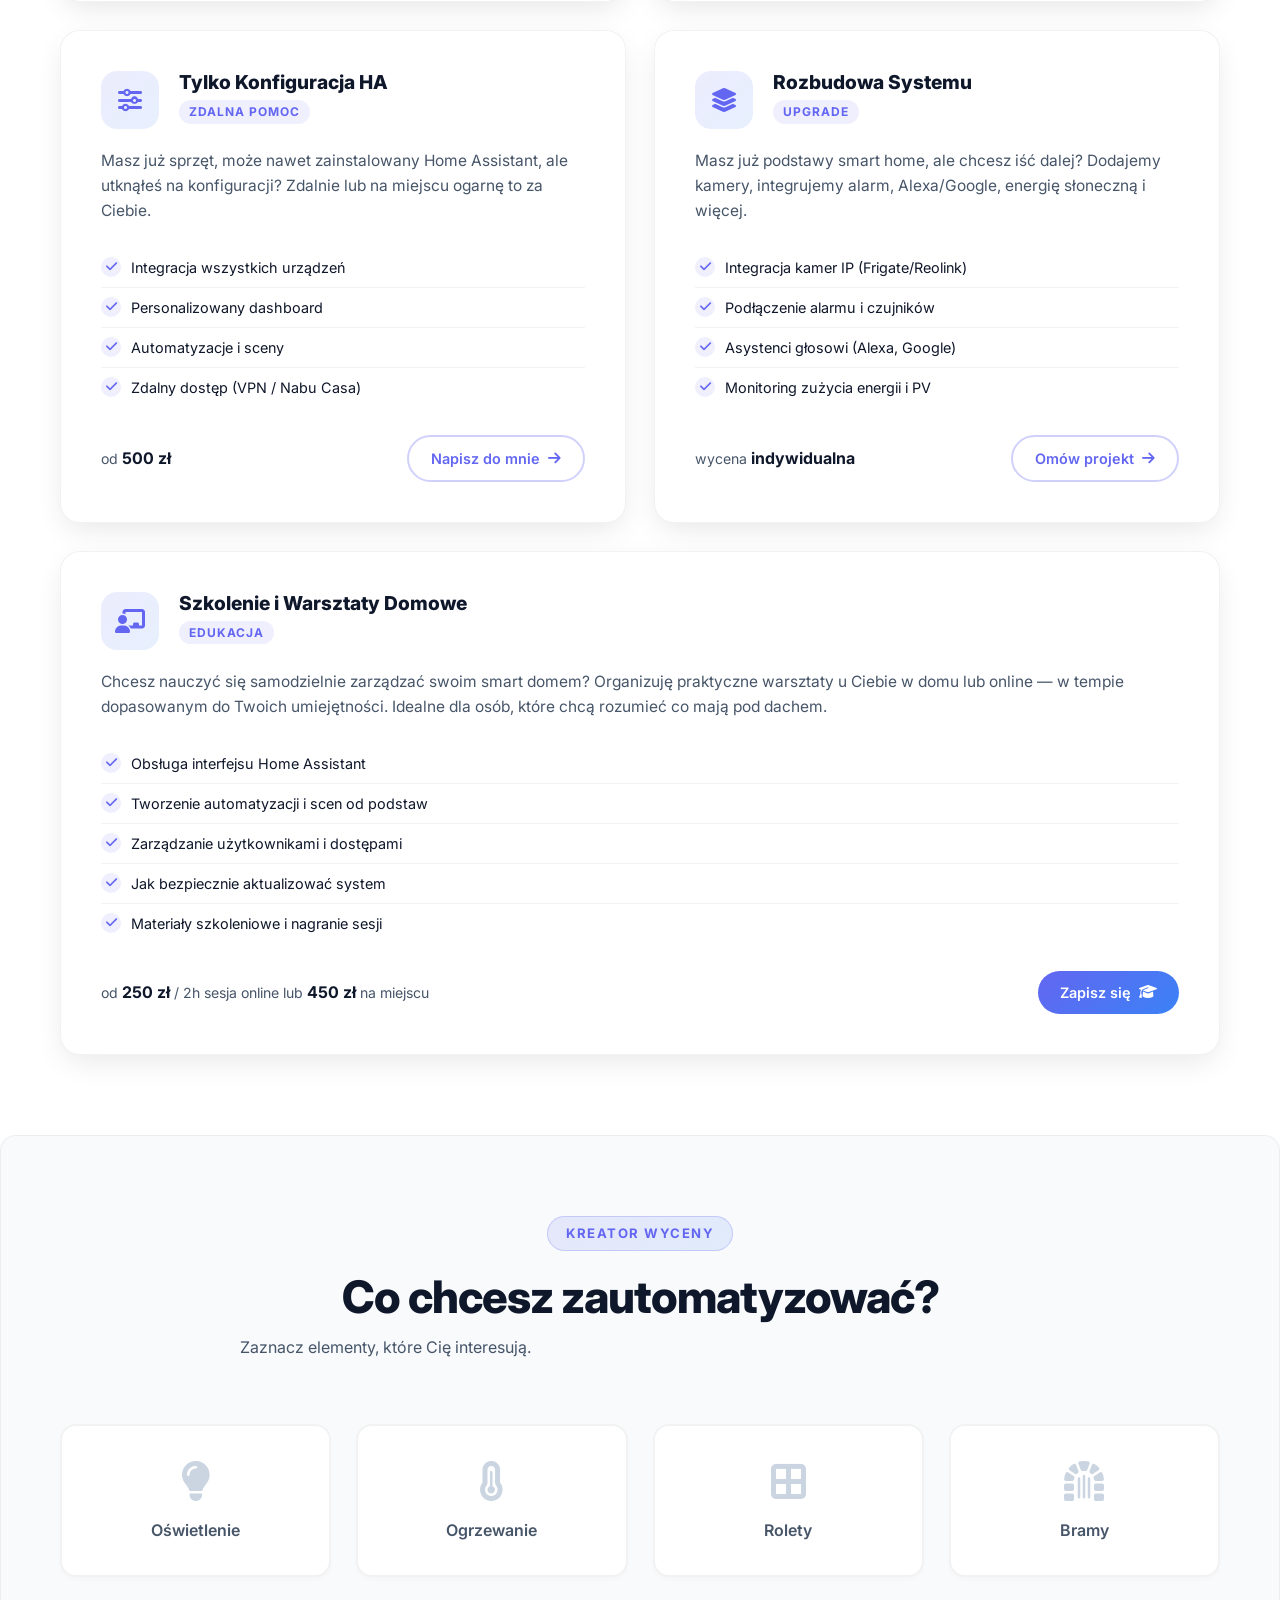
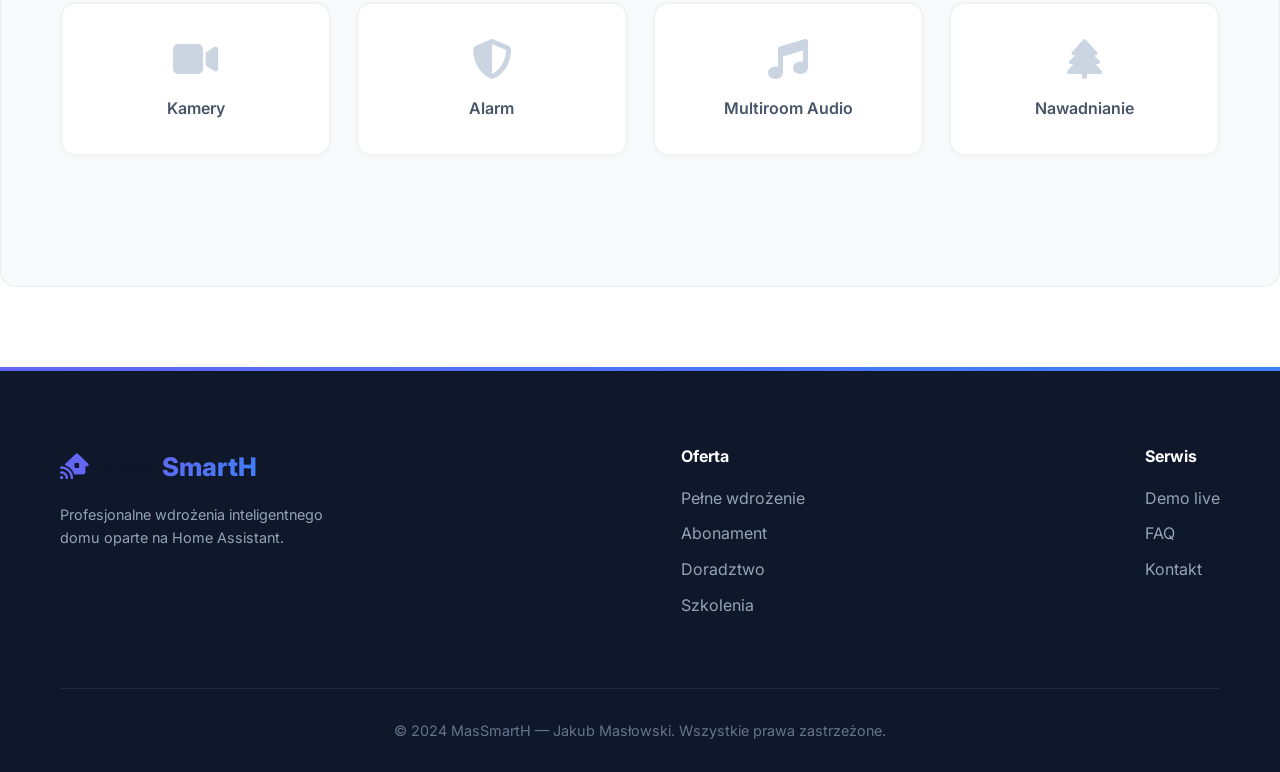
<file: oferta.html>
<!DOCTYPE html>
<html lang="pl">

<head>
    <meta charset="UTF-8">
    <meta name="viewport" content="width=device-width, initial-scale=1.0">
    <title>Oferta | MasSmartH</title>

    <link href="https://fonts.googleapis.com/css2?family=Inter:wght@300;400;600;700;800&display=swap" rel="stylesheet">
    <link rel="stylesheet" href="https://cdnjs.cloudflare.com/ajax/libs/font-awesome/6.4.0/css/all.min.css">

    <link rel="stylesheet" href="style.css">
    <style>
        /* ===== OFERTA PAGE - SPECYFICZNE STYLE ===== */
        .offer-page-hero {
            padding: 80px 0 60px;
            text-align: center;
            background: radial-gradient(circle at 60% 0%, rgba(99, 102, 241, 0.08) 0%, transparent 50%),
                        radial-gradient(circle at 30% 100%, rgba(59, 130, 246, 0.06) 0%, transparent 50%);
        }

        .offer-page-hero .badge {
            display: inline-block;
            background: linear-gradient(135deg, rgba(99,102,241,0.12), rgba(59,130,246,0.12));
            border: 1px solid rgba(99,102,241,0.25);
            color: var(--primary);
            padding: 6px 18px;
            border-radius: 50px;
            font-size: 0.82rem;
            font-weight: 700;
            letter-spacing: 1.5px;
            text-transform: uppercase;
            margin-bottom: 20px;
        }

        .offer-page-hero h1 {
            font-size: clamp(2.2rem, 5vw, 3.5rem);
            font-weight: 900;
            letter-spacing: -1.5px;
            margin-bottom: 20px;
            color: var(--dark);
        }

        .offer-page-hero p.sub {
            font-size: 1.15rem;
            max-width: 620px;
            margin: 0 auto;
            color: var(--text-gray);
            line-height: 1.7;
        }

        /* ===== SIATKA 2-KOLUMNOWA ===== */
        .offers-section {
            padding: 20px 0 80px;
        }

        .offers-grid {
            display: grid;
            grid-template-columns: 1fr 1fr;
            gap: 28px;
        }

        /* Ostatni kafel (7.) rozciąga się na pełną szerokość */
        .offer-card-v2:last-child:nth-child(odd) {
            grid-column: 1 / -1;
        }

        .offer-card-v2 {
            background: var(--card-bg);
            border: 1px solid var(--border-color);
            border-radius: 20px;
            padding: 40px;
            box-shadow: var(--shadow);
            transition: transform 0.3s ease, box-shadow 0.3s ease, border-color 0.3s ease;
            position: relative;
            overflow: hidden;
            display: flex;
            flex-direction: column;
        }

        .offer-card-v2::before {
            content: '';
            position: absolute;
            top: 0;
            left: 0;
            width: 4px;
            height: 100%;
            background: var(--brand-gradient);
            border-radius: 20px 0 0 20px;
            opacity: 0;
            transition: opacity 0.3s ease;
        }

        .offer-card-v2:hover {
            transform: translateY(-6px);
            box-shadow: 0 24px 48px -8px rgba(0,0,0,0.15);
            border-color: rgba(99,102,241,0.2);
        }

        .offer-card-v2:hover::before {
            opacity: 1;
        }

        /* Specjalny kafel "featured" */
        .offer-card-v2.featured {
            border-color: rgba(99,102,241,0.3);
            background: linear-gradient(135deg, rgba(99,102,241,0.04) 0%, var(--card-bg) 40%);
        }

        .offer-card-v2.featured::before {
            opacity: 1;
        }

        .card-top {
            display: flex;
            align-items: flex-start;
            gap: 20px;
            margin-bottom: 20px;
        }

        .card-icon-v2 {
            width: 58px;
            height: 58px;
            min-width: 58px;
            background: linear-gradient(135deg, rgba(99,102,241,0.12), rgba(59,130,246,0.12));
            border-radius: 16px;
            display: flex;
            align-items: center;
            justify-content: center;
            font-size: 1.5rem;
            color: var(--primary);
            transition: var(--transition);
        }

        .offer-card-v2:hover .card-icon-v2,
        .offer-card-v2.featured .card-icon-v2 {
            background: var(--brand-gradient);
            color: white;
        }

        .card-header-text h3 {
            font-size: 1.2rem;
            font-weight: 800;
            color: var(--dark);
            margin-bottom: 4px;
        }

        .card-tag {
            display: inline-block;
            font-size: 0.75rem;
            font-weight: 700;
            letter-spacing: 1px;
            text-transform: uppercase;
            color: var(--primary);
            background: rgba(99,102,241,0.1);
            padding: 2px 10px;
            border-radius: 50px;
        }

        .card-tag.tag-popular {
            color: #10b981;
            background: rgba(16,185,129,0.1);
        }

        .card-tag.tag-premium {
            color: #f59e0b;
            background: rgba(245,158,11,0.1);
        }

        .card-desc {
            font-size: 0.97rem;
            color: var(--text-gray);
            line-height: 1.6;
            margin-bottom: 24px;
            max-width: 100%;
        }

        .card-features {
            list-style: none;
            margin: 0;
            padding: 0;
            flex: 1;
        }

        .card-features li {
            display: flex;
            align-items: center;
            gap: 10px;
            padding: 8px 0;
            border-bottom: 1px solid var(--border-color);
            font-size: 0.9rem;
            color: var(--dark);
        }

        .card-features li:last-child {
            border-bottom: none;
        }

        .card-features li i {
            color: var(--primary);
            font-size: 0.8rem;
            background: rgba(99,102,241,0.1);
            padding: 4px;
            border-radius: 50%;
            width: 20px;
            height: 20px;
            display: flex;
            align-items: center;
            justify-content: center;
        }

        .card-footer-offer {
            margin-top: 28px;
            display: flex;
            align-items: center;
            justify-content: space-between;
            flex-wrap: wrap;
            gap: 12px;
        }

        .price-hint {
            font-size: 0.88rem;
            color: var(--text-gray);
        }

        .price-hint strong {
            color: var(--dark);
            font-size: 1rem;
        }

        .btn-card {
            display: inline-flex;
            align-items: center;
            gap: 8px;
            padding: 10px 22px;
            border-radius: 50px;
            font-weight: 600;
            font-size: 0.9rem;
            transition: var(--transition);
            background: var(--brand-gradient);
            color: white;
            border: none;
            cursor: pointer;
            text-decoration: none;
        }

        .btn-card:hover {
            transform: translateY(-2px);
            box-shadow: 0 6px 20px rgba(99,102,241,0.4);
        }

        .btn-card.secondary {
            background: transparent;
            color: var(--primary);
            border: 2px solid rgba(99,102,241,0.3);
        }

        .btn-card.secondary:hover {
            background: rgba(99,102,241,0.06);
            border-color: var(--primary);
            box-shadow: none;
        }

        /* Konfigurator */
        .configurator {
            margin: 0 0 80px;
            padding: 80px 0;
            background: var(--bg-offset);
            border-top: 1px solid var(--border-color);
            border-bottom: 1px solid var(--border-color);
        }

        @media (max-width: 900px) {
            .offers-grid {
                grid-template-columns: 1fr;
            }
            .offer-card-v2:last-child:nth-child(odd) {
                grid-column: auto;
            }
        }
    </style>
</head>

<body>
    <script>if (localStorage.getItem('theme') === 'dark') document.body.classList.add('dark-mode');</script>
    <div
        style="position:fixed; top:10px; left:10px; background: linear-gradient(135deg, #6366f1, #3b82f6); color:white; padding:5px 10px; border-radius:20px; z-index:9999; font-weight:bold; font-size:12px; box-shadow: 0 4px 10px rgba(99,102,241,0.4);">
        v2.1 Aktualizacja!</div>

    <!-- PASEK POSTĘPU -->
    <div class="scroll-progress-container">
        <div class="scroll-progress-bar" id="progressBar"></div>
    </div>

    <header>
        <div class="container">
            <nav>
                <a href="index.html" class="logo"><i class="fa-solid fa-house-signal"
                        style="color: var(--primary);"></i>Mas<span>SmartH</span></a>
                <ul class="nav-links">
                    <li><a href="index.html">Strona główna</a></li>
                    <li><a href="oferta.html" class="active">Oferta</a></li>
                    <li><a href="demo.html">Demo</a></li>
                    <li><a href="faq.html">FAQ</a></li>
                    <li><a href="kontakt.html">Kontakt</a></li>
                    <div class="theme-toggle" onclick="toggleTheme()"><i class="fa-solid fa-moon"></i></div>
                </ul>
                <div class="menu-toggle"><i class="fa-solid fa-bars"></i></div>
            </nav>
        </div>
    </header>

    <!-- HERO SEKCJA -->
    <div class="offer-page-hero">
        <div class="container">
            <div class="badge reveal">Warianty współpracy</div>
            <h1 class="reveal">Znajdź idealny<br>plan dla siebie</h1>
            <p class="sub reveal">Od prostej konfiguracji po kompleksowe wdrożenie pod klucz — każdy dom i każdy budżet ma swoje rozwiązanie.</p>
        </div>
    </div>

    <!-- SIATKA OFERT -->
    <section class="offers-section">
        <div class="container">
            <div class="offers-grid">

                <!-- 1. Pełne Wdrożenie Pod Klucz -->
                <div class="offer-card-v2 featured reveal">
                    <div class="card-top">
                        <div class="card-icon-v2"><i class="fa-solid fa-star"></i></div>
                        <div class="card-header-text">
                            <h3>Pełne Wdrożenie Pod Klucz</h3>
                            <span class="card-tag tag-premium">⭐ Premium</span>
                        </div>
                    </div>
                    <p class="card-desc">Kompleksowa realizacja od projektu po ostatni kabel. Dostajesz gotowy, działający inteligentny dom — sprzęt, instalacja, konfiguracja i szkolenie w cenie.</p>
                    <ul class="card-features">
                        <li><i class="fa-solid fa-check"></i> Audyt mieszkania/domu i projekt sieci</li>
                        <li><i class="fa-solid fa-check"></i> Dobór i zakup wszystkich urządzeń</li>
                        <li><i class="fa-solid fa-check"></i> Montaż fizyczny i okablowanie</li>
                        <li><i class="fa-solid fa-check"></i> Konfiguracja Home Assistant + dashboard</li>
                        <li><i class="fa-solid fa-check"></i> Szkolenie dla domowników</li>
                        <li><i class="fa-solid fa-check"></i> 30 dni wsparcia po wdrożeniu</li>
                    </ul>
                    <div class="card-footer-offer">
                        <div class="price-hint">od <strong>3 500 zł</strong> netto</div>
                        <a href="kontakt.html" class="btn-card">Zapytaj o ofertę <i class="fa-solid fa-arrow-right"></i></a>
                    </div>
                </div>

                <!-- 2. Abonament Serwisowy -->
                <div class="offer-card-v2 reveal">
                    <div class="card-top">
                        <div class="card-icon-v2"><i class="fa-solid fa-rotate"></i></div>
                        <div class="card-header-text">
                            <h3>Abonament Serwisowy</h3>
                            <span class="card-tag tag-popular">🔥 Popularny</span>
                        </div>
                    </div>
                    <p class="card-desc">Miesięczna opieka techniczna nad Twoim systemem. Aktualizacje, backupy, zdalne rozwiązywanie problemów i nielimitowane konsultacje.</p>
                    <ul class="card-features">
                        <li><i class="fa-solid fa-check"></i> Zdalne monitorowanie systemu 24/7</li>
                        <li><i class="fa-solid fa-check"></i> Automatyczne backupy konfiguracji</li>
                        <li><i class="fa-solid fa-check"></i> Aktualizacje HA i integracji</li>
                        <li><i class="fa-solid fa-check"></i> Nielimitowane konsultacje online</li>
                        <li><i class="fa-solid fa-check"></i> Priorytetowa reakcja &lt; 4h</li>
                    </ul>
                    <div class="card-footer-offer">
                        <div class="price-hint">od <strong>199 zł</strong> / miesiąc</div>
                        <a href="kontakt.html" class="btn-card">Wybierz plan <i class="fa-solid fa-arrow-right"></i></a>
                    </div>
                </div>

                <!-- 3. Doradztwo i Projekt -->
                <div class="offer-card-v2 reveal">
                    <div class="card-top">
                        <div class="card-icon-v2"><i class="fa-solid fa-compass-drafting"></i></div>
                        <div class="card-header-text">
                            <h3>Doradztwo i Projekt</h3>
                            <span class="card-tag">Konsultacje</span>
                        </div>
                    </div>
                    <p class="card-desc">Nie wiesz od czego zacząć? Porozmawiamy o Twoich potrzebach, dobierzemy urządzenia i przygotuję szczegółowy plan wdrożenia z kosztorysem.</p>
                    <ul class="card-features">
                        <li><i class="fa-solid fa-check"></i> Analiza potrzeb i możliwości budynku</li>
                        <li><i class="fa-solid fa-check"></i> Rekomendacja urządzeń z uzasadnieniem</li>
                        <li><i class="fa-solid fa-check"></i> Orientacyjny kosztorys całości</li>
                        <li><i class="fa-solid fa-check"></i> Plan wdrożenia krok po kroku</li>
                    </ul>
                    <div class="card-footer-offer">
                        <div class="price-hint">od <strong>350 zł</strong> / sesja</div>
                        <a href="kontakt.html" class="btn-card secondary">Umów sesję <i class="fa-solid fa-calendar-check"></i></a>
                    </div>
                </div>

                <!-- 4. Pomoc w Zakupach + Instalacja -->
                <div class="offer-card-v2 reveal">
                    <div class="card-top">
                        <div class="card-icon-v2"><i class="fa-solid fa-cart-shopping"></i></div>
                        <div class="card-header-text">
                            <h3>Pomoc w Zakupach + Instalacja</h3>
                            <span class="card-tag">Sprzęt i montaż</span>
                        </div>
                    </div>
                    <p class="card-desc">Chcesz kupić urządzenia smart, ale nie wiesz które wybrać? Pomagam znaleźć najlepszy sprzęt w Twoim budżecie i montuję go na miejscu.</p>
                    <ul class="card-features">
                        <li><i class="fa-solid fa-check"></i> Lista zakupów dopasowana do budżetu</li>
                        <li><i class="fa-solid fa-check"></i> Zakup przez sprawdzonych dostawców</li>
                        <li><i class="fa-solid fa-check"></i> Fizyczny montaż w lokalizacji</li>
                        <li><i class="fa-solid fa-check"></i> Pierwszy rozruch i testy</li>
                    </ul>
                    <div class="card-footer-offer">
                        <div class="price-hint">od <strong>800 zł</strong> + koszt sprzętu</div>
                        <a href="kontakt.html" class="btn-card secondary">Zapytaj o termin <i class="fa-solid fa-arrow-right"></i></a>
                    </div>
                </div>

                <!-- 5. Tylko Konfiguracja HA -->
                <div class="offer-card-v2 reveal">
                    <div class="card-top">
                        <div class="card-icon-v2"><i class="fa-solid fa-sliders"></i></div>
                        <div class="card-header-text">
                            <h3>Tylko Konfiguracja HA</h3>
                            <span class="card-tag">Zdalna pomoc</span>
                        </div>
                    </div>
                    <p class="card-desc">Masz już sprzęt, może nawet zainstalowany Home Assistant, ale utknąłeś na konfiguracji? Zdalnie lub na miejscu ogarnę to za Ciebie.</p>
                    <ul class="card-features">
                        <li><i class="fa-solid fa-check"></i> Integracja wszystkich urządzeń</li>
                        <li><i class="fa-solid fa-check"></i> Personalizowany dashboard</li>
                        <li><i class="fa-solid fa-check"></i> Automatyzacje i sceny</li>
                        <li><i class="fa-solid fa-check"></i> Zdalny dostęp (VPN / Nabu Casa)</li>
                    </ul>
                    <div class="card-footer-offer">
                        <div class="price-hint">od <strong>500 zł</strong></div>
                        <a href="kontakt.html" class="btn-card secondary">Napisz do mnie <i class="fa-solid fa-arrow-right"></i></a>
                    </div>
                </div>

                <!-- 6. Rozbudowa Istniejącego Systemu -->
                <div class="offer-card-v2 reveal">
                    <div class="card-top">
                        <div class="card-icon-v2"><i class="fa-solid fa-layer-group"></i></div>
                        <div class="card-header-text">
                            <h3>Rozbudowa Systemu</h3>
                            <span class="card-tag">Upgrade</span>
                        </div>
                    </div>
                    <p class="card-desc">Masz już podstawy smart home, ale chcesz iść dalej? Dodajemy kamery, integrujemy alarm, Alexa/Google, energię słoneczną i więcej.</p>
                    <ul class="card-features">
                        <li><i class="fa-solid fa-check"></i> Integracja kamer IP (Frigate/Reolink)</li>
                        <li><i class="fa-solid fa-check"></i> Podłączenie alarmu i czujników</li>
                        <li><i class="fa-solid fa-check"></i> Asystenci głosowi (Alexa, Google)</li>
                        <li><i class="fa-solid fa-check"></i> Monitoring zużycia energii i PV</li>
                    </ul>
                    <div class="card-footer-offer">
                        <div class="price-hint">wycena <strong>indywidualna</strong></div>
                        <a href="kontakt.html" class="btn-card secondary">Omów projekt <i class="fa-solid fa-arrow-right"></i></a>
                    </div>
                </div>

                <!-- 7. Szkolenie i Warsztaty (pełna szerokość) -->
                <div class="offer-card-v2 reveal">
                    <div class="card-top">
                        <div class="card-icon-v2"><i class="fa-solid fa-chalkboard-user"></i></div>
                        <div class="card-header-text">
                            <h3>Szkolenie i Warsztaty Domowe</h3>
                            <span class="card-tag">Edukacja</span>
                        </div>
                    </div>
                    <p class="card-desc">Chcesz nauczyć się samodzielnie zarządzać swoim smart domem? Organizuję praktyczne warsztaty u Ciebie w domu lub online — w tempie dopasowanym do Twoich umiejętności. Idealne dla osób, które chcą rozumieć co mają pod dachem.</p>
                    <ul class="card-features">
                        <li><i class="fa-solid fa-check"></i> Obsługa interfejsu Home Assistant</li>
                        <li><i class="fa-solid fa-check"></i> Tworzenie automatyzacji i scen od podstaw</li>
                        <li><i class="fa-solid fa-check"></i> Zarządzanie użytkownikami i dostępami</li>
                        <li><i class="fa-solid fa-check"></i> Jak bezpiecznie aktualizować system</li>
                        <li><i class="fa-solid fa-check"></i> Materiały szkoleniowe i nagranie sesji</li>
                    </ul>
                    <div class="card-footer-offer">
                        <div class="price-hint">od <strong>250 zł</strong> / 2h sesja online lub <strong>450 zł</strong> na miejscu</div>
                        <a href="kontakt.html" class="btn-card">Zapisz się <i class="fa-solid fa-graduation-cap"></i></a>
                    </div>
                </div>

            </div>
        </div>
    </section>

    <!-- KONFIGURATOR -->
    <section class="configurator reveal">
        <div class="container">
            <div class="section-title" style="margin-top: 0;">
                <p>Kreator wyceny</p>
                <h2>Co chcesz zautomatyzować?</h2>
                <p style="text-transform: none; font-weight: 400; color: var(--text-gray); margin-top: 10px;">Zaznacz
                    elementy, które Cię interesują.</p>
            </div>

            <div class="config-grid">
                <div class="config-item" onclick="toggleOption(this, 'Światło')"><i class="fa-solid fa-lightbulb"></i>
                    <h4>Oświetlenie</h4>
                </div>
                <div class="config-item" onclick="toggleOption(this, 'Ogrzewanie')"><i
                        class="fa-solid fa-temperature-three-quarters"></i>
                    <h4>Ogrzewanie</h4>
                </div>
                <div class="config-item" onclick="toggleOption(this, 'Rolety')"><i class="fa-solid fa-border-all"></i>
                    <h4>Rolety</h4>
                </div>
                <div class="config-item" onclick="toggleOption(this, 'Bramy')"><i class="fa-solid fa-dungeon"></i>
                    <h4>Bramy</h4>
                </div>
                <div class="config-item" onclick="toggleOption(this, 'Kamera')"><i class="fa-solid fa-video"></i>
                    <h4>Kamery</h4>
                </div>
                <div class="config-item" onclick="toggleOption(this, 'Alarm')"><i class="fa-solid fa-shield-halved"></i>
                    <h4>Alarm</h4>
                </div>
                <div class="config-item" onclick="toggleOption(this, 'Audio')"><i class="fa-solid fa-music"></i>
                    <h4>Multiroom Audio</h4>
                </div>
                <div class="config-item" onclick="toggleOption(this, 'Ogród')"><i class="fa-solid fa-tree"></i>
                    <h4>Nawadnianie</h4>
                </div>
            </div>

            <div class="config-summary" id="summary-box" style="display:none;">
                <h3 style="margin-bottom: 15px;">Twój zestaw:</h3>
                <p id="selected-items"
                    style="color: var(--primary); font-weight: 700; margin: 15px 0; font-size: 1.2rem;"></p>
                <button class="btn" onclick="sendConfig()">Poproś o wycenę <i class="fa-solid fa-arrow-right"
                        style="margin-left: 10px;"></i></button>
            </div>
        </div>
    </section>

    <!-- FOOTER -->
    <footer>
        <div class="container">
            <div class="footer-content">
                <div class="footer-column">
                    <a href="index.html" class="logo" style="margin-bottom: 15px; display: inline-flex;">
                        <i class="fa-solid fa-house-signal" style="color: var(--primary);"></i>Mas<span>SmartH</span>
                    </a>
                    <p style="color: #94a3b8; max-width: 280px; font-size: 0.9rem;">Profesjonalne wdrożenia inteligentnego domu oparte na Home Assistant.</p>
                </div>
                <div class="footer-column">
                    <h4 style="color: white; margin-bottom: 20px; font-weight: 700;">Oferta</h4>
                    <ul>
                        <li><a href="oferta.html">Pełne wdrożenie</a></li>
                        <li><a href="oferta.html">Abonament</a></li>
                        <li><a href="oferta.html">Doradztwo</a></li>
                        <li><a href="oferta.html">Szkolenia</a></li>
                    </ul>
                </div>
                <div class="footer-column">
                    <h4 style="color: white; margin-bottom: 20px; font-weight: 700;">Serwis</h4>
                    <ul>
                        <li><a href="demo.html">Demo live</a></li>
                        <li><a href="faq.html">FAQ</a></li>
                        <li><a href="kontakt.html">Kontakt</a></li>
                    </ul>
                </div>
            </div>
            <div style="border-top: 1px solid rgba(255,255,255,0.08); padding-top: 30px; text-align: center; color: #64748b; font-size: 0.9rem;">
                © 2024 MasSmartH — Jakub Masłowski. Wszystkie prawa zastrzeżone.
            </div>
        </div>
    </footer>

    <script>
        // MENU TOGGLE
        document.querySelector('.menu-toggle').onclick = () => document.querySelector('.nav-links').classList.toggle('active');

        // KONFIGURATOR LOGIKA
        let selectedOptions = [];
        function toggleOption(element, name) {
            element.classList.toggle('selected');
            if (selectedOptions.includes(name)) { selectedOptions = selectedOptions.filter(item => item !== name); }
            else { selectedOptions.push(name); }
            updateSummary();
        }
        function updateSummary() {
            const summaryBox = document.getElementById('summary-box');
            if (selectedOptions.length > 0) {
                summaryBox.style.display = 'block';
                document.getElementById('selected-items').innerText = selectedOptions.join(', ');
            } else { summaryBox.style.display = 'none'; }
        }
        function sendConfig() { alert("Dzięki! Twój wstępny zestaw to: " + selectedOptions.join(', ')); }

        // ANIMACJE REVEAL
        function reveal() {
            document.querySelectorAll('.reveal').forEach(r => {
                if (r.getBoundingClientRect().top < window.innerHeight - 50) r.classList.add('active');
            });
        }
        window.addEventListener('scroll', function() {
            reveal();
            // SCROLL PROGRESS
            let winScroll = document.body.scrollTop || document.documentElement.scrollTop;
            let height = document.documentElement.scrollHeight - document.documentElement.clientHeight;
            let scrolled = (winScroll / height) * 100;
            if (document.getElementById('progressBar')) {
                document.getElementById('progressBar').style.width = scrolled + '%';
            }
        });
        reveal();
    </script>

    <script>
        // --- DARK MODE ---
        function applyTheme(theme) {
            const icons = document.querySelectorAll('.theme-toggle i');
            if (theme === 'dark') {
                document.body.classList.add('dark-mode');
                icons.forEach(icon => { icon.classList.remove('fa-moon'); icon.classList.add('fa-sun'); });
            } else {
                document.body.classList.remove('dark-mode');
                icons.forEach(icon => { icon.classList.remove('fa-sun'); icon.classList.add('fa-moon'); });
            }
        }
        function toggleTheme() {
            document.body.style.transition = 'background 0.5s ease, color 0.5s ease';
            const current = localStorage.getItem('theme') === 'dark' ? 'light' : 'dark';
            localStorage.setItem('theme', current);
            applyTheme(current);
        }
        document.addEventListener('DOMContentLoaded', () => { applyTheme(localStorage.getItem('theme') || 'light'); });
        window.addEventListener('storage', (e) => { if (e.key === 'theme') applyTheme(e.newValue); });
    </script>
</body>

</html>
</file>
<file: style.css>
/* ============================================================
   MASSMАРTH - Centralny plik stylów (style.css)
   Obejmuje: index.html, demo.html, faq.html, oferta.html, kontakt.html
   ============================================================ */

/* --- ZMIENNE I BAZA --- */
:root {
    --primary: #6366f1;
    --secondary: #3b82f6;
    --dark: #0f172a;
    --text-gray: #475569;
    --bg-light: #ffffff;
    --bg-offset: #f8fafc;
    --card-bg: #ffffff;
    --border-color: rgba(0, 0, 0, 0.05);
    --brand-gradient: linear-gradient(135deg, var(--primary) 0%, var(--secondary) 100%);
    --radius: 16px;
    --shadow: 0 10px 30px -5px rgba(0, 0, 0, 0.1);
    --transition: all 0.3s cubic-bezier(0.4, 0, 0.2, 1);
}

body.dark-mode {
    --dark: #f1f5f9;
    --text-gray: #94a3b8;
    --bg-light: #0f172a;
    --bg-offset: #1e293b;
    --card-bg: #1e293b;
    --border-color: rgba(255, 255, 255, 0.05);
    --shadow: 0 10px 30px -5px rgba(0, 0, 0, 0.5);
}

/* --- RESET --- */
* {
    margin: 0;
    padding: 0;
    box-sizing: border-box;
}

html {
    scroll-behavior: smooth;
    scroll-padding-top: 80px;
}

body {
    font-family: 'Inter', sans-serif;
    color: var(--text-gray);
    line-height: 1.6;
    background-color: var(--bg-light);
    display: flex;
    flex-direction: column;
    min-height: 100vh;
    overflow-x: hidden;
    transition: background-color 0.5s ease, color 0.5s ease;
}

a {
    text-decoration: none;
    color: inherit;
}

ul {
    list-style: none;
}

h1,
h2,
h3,
h4 {
    color: var(--dark);
    line-height: 1.2;
    transition: color 0.5s ease;
}

p {
    max-width: 65ch;
}

/* --- LAYOUT --- */
.container {
    max-width: 1200px;
    margin: 0 auto;
    padding: 0 20px;
}

/* --- PRZYCISKI (UI) --- */
.btn {
    display: inline-block;
    padding: 14px 36px;
    background: var(--brand-gradient);
    color: white;
    border-radius: 50px;
    font-weight: 600;
    transition: var(--transition);
    border: none;
    cursor: pointer;
    text-align: center;
    position: relative;
    overflow: hidden;
    z-index: 1;
    box-shadow: 0 4px 15px rgba(99, 102, 241, 0.35);
}

.btn:hover {
    transform: translateY(-3px);
    box-shadow: 0 8px 25px rgba(99, 102, 241, 0.5);
}

.btn-outline {
    background: transparent;
    color: var(--dark);
    border: 2px solid var(--text-gray);
    box-shadow: none;
    padding: 12px 34px;
}

.btn-outline:hover {
    background: transparent;
    border-color: var(--primary);
    color: var(--primary);
    box-shadow: 0 8px 25px rgba(99, 102, 241, 0.15);
}

body.dark-mode .btn-outline {
    color: var(--dark);
    border-color: var(--text-gray);
}

body.dark-mode .btn-outline:hover {
    color: var(--primary);
    border-color: var(--primary);
}

/* Styl przycisku zgodny z demo.html */
.btn-primary {
    background: var(--brand-gradient);
    color: white;
    padding: 12px 32px;
    border-radius: 50px;
    font-weight: 600;
    font-size: 1.1rem;
    transition: var(--transition);
    box-shadow: 0 4px 15px rgba(99, 102, 241, 0.35);
    border: none;
    cursor: pointer;
}

.btn-primary:hover {
    transform: translateY(-3px);
    box-shadow: 0 8px 25px rgba(99, 102, 241, 0.5);
}

/* --- SEKCJA TYTUŁY --- */
.section-title {
    text-align: center;
    margin-bottom: 4rem;
}

.section-title h2 {
    font-size: clamp(2rem, 5vw, 2.8rem);
    font-weight: 800;
    letter-spacing: -1px;
}

.section-title p:first-child {
    color: var(--primary);
    font-weight: 700;
    text-transform: uppercase;
    letter-spacing: 1.5px;
    font-size: 0.82rem;
    display: inline-block;
    background: linear-gradient(135deg, rgba(99,102,241,0.12), rgba(59,130,246,0.12));
    border: 1px solid rgba(99,102,241,0.25);
    padding: 6px 18px;
    border-radius: 50px;
    margin-bottom: 20px;
}

/* --- HEADER & NAV --- */
header {
    background: rgba(255, 255, 255, 0.8);
    backdrop-filter: blur(12px);
    position: sticky;
    top: 0;
    z-index: 1000;
    border-bottom: 1px solid var(--border-color);
    transition: background 0.5s ease, border-color 0.5s ease;
}

body.dark-mode header {
    background: rgba(15, 23, 42, 0.8);
}

nav {
    display: flex;
    justify-content: space-between;
    align-items: center;
    height: 80px;
}

.logo {
    font-size: 1.6rem;
    font-weight: 800;
    color: var(--dark);
    display: flex;
    align-items: center;
    gap: 10px;
}

.logo span {
    background: var(--brand-gradient);
    -webkit-background-clip: text;
    -webkit-text-fill-color: transparent;
}

.nav-links {
    display: flex;
    gap: 30px;
    align-items: center;
}

.nav-links a {
    font-weight: 500;
    color: var(--dark);
    transition: var(--transition);
    font-size: 0.95rem;
}

.nav-links a:hover,
.nav-links a.active {
    color: var(--primary);
    font-weight: 600;
}

/* Theme toggle - obsługuje zarówno button jak i div */
.theme-toggle,
button.theme-toggle {
    cursor: pointer;
    width: 40px;
    height: 40px;
    border-radius: 50%;
    display: flex;
    align-items: center;
    justify-content: center;
    background: var(--bg-offset);
    transition: background 0.3s, var(--transition);
    border: none;
    color: var(--text-gray);
}

/* Menu toggle - obsługuje zarówno button jak i div */
.menu-toggle,
button.menu-toggle {
    display: none;
    font-size: 1.5rem;
    cursor: pointer;
    color: var(--dark);
    border: none;
    background: transparent;
    padding: 5px;
}

/* --- FOOTER --- */
footer {
    background: #0f172a;
    color: white;
    padding: 80px 0 30px;
    position: relative;
}

footer::before {
    content: '';
    position: absolute;
    top: 0;
    left: 0;
    width: 100%;
    height: 4px;
    background: var(--brand-gradient);
}

.footer-content {
    display: flex;
    justify-content: space-between;
    flex-wrap: wrap;
    gap: 40px;
    margin-bottom: 60px;
}

.footer-column h4 {
    color: white;
    margin-bottom: 15px;
    font-size: 1rem;
    font-weight: 700;
}

.footer-column ul li {
    margin-bottom: 10px;
    color: #94a3b8;
}

.footer-column ul li a {
    color: #94a3b8;
    transition: color 0.3s;
}

.footer-column ul li a:hover {
    color: white;
}

.copyright {
    color: #64748b;
    font-size: 0.9rem;
    padding-top: 30px;
    border-top: 1px solid rgba(255,255,255,0.05);
    text-align: center;
}

/* --- FAB (Floating Action Button) --- */
.fab-contact {
    position: fixed;
    bottom: 30px;
    right: 30px;
    width: 60px;
    height: 60px;
    background: var(--brand-gradient);
    border-radius: 50%;
    display: flex;
    align-items: center;
    justify-content: center;
    color: white;
    font-size: 1.5rem;
    box-shadow: 0 10px 25px rgba(99, 102, 241, 0.4);
    cursor: pointer;
    z-index: 1000;
    transition: transform 0.3s;
}

.fab-contact:hover {
    transform: scale(1.05);
}

/* --- SCROLL PROGRESS BAR --- */
.scroll-progress-container {
    position: fixed;
    top: 0;
    left: 0;
    width: 100%;
    height: 4px;
    background: transparent;
    z-index: 2000;
    pointer-events: none;
}

.scroll-progress-bar {
    height: 100%;
    background: var(--brand-gradient);
    width: 0%;
    transition: width 0.1s;
}

/* --- ANIMACJE REVEAL --- */
.reveal {
    opacity: 0;
    transform: translateY(30px);
    transition: all 1s ease;
}

.reveal.active {
    opacity: 1;
    transform: translateY(0);
}

/* --- ANIMACJE PREMIUM --- */
@keyframes blink {
    50% {
        opacity: 0;
    }
}

@keyframes spin {
    to {
        transform: rotate(360deg);
    }
    100% {
        transform: rotate(360deg);
    }
}

@keyframes float {
    0% { transform: translateY(0px); }
    50% { transform: translateY(-15px); }
    100% { transform: translateY(0px); }
}

@keyframes pulse-glow {
    0% { box-shadow: 0 0 0 0 rgba(99, 102, 241, 0.5); }
    70% { box-shadow: 0 0 0 15px rgba(99, 102, 241, 0); }
    100% { box-shadow: 0 0 0 0 rgba(99, 102, 241, 0); }
}

/* --- RWD (MOBILE) --- */
@media (max-width: 768px) {
    .nav-links {
        position: absolute;
        top: 80px;
        left: 0;
        width: 100%;
        background: var(--card-bg);
        flex-direction: column;
        padding: 0 30px;
        border-bottom: 1px solid var(--border-color);
        visibility: hidden;
        opacity: 0;
        transform: translateY(-10px);
        transition: all 0.3s ease;
        height: 0;
        overflow: hidden;
        align-items: flex-start;
    }

    .nav-links.active {
        visibility: visible;
        opacity: 1;
        transform: translateY(0);
        height: auto;
        padding: 30px;
        display: flex;
    }

    .menu-toggle,
    button.menu-toggle {
        display: block;
    }

    .fab-contact {
        width: 50px;
        height: 50px;
        font-size: 1.2rem;
        bottom: 20px;
        right: 20px;
    }
}


/* =============================================================
   INDEX.HTML - Strona główna
   ============================================================= */

/* Hero */
.hero {
    padding: 120px 0;
    min-height: 85vh;
    display: flex;
    align-items: center;
    position: relative;
    overflow: hidden;
    background: radial-gradient(circle at 80% 20%, rgba(99, 102, 241, 0.08) 0%, transparent 40%),
                radial-gradient(circle at 20% 80%, rgba(59, 130, 246, 0.08) 0%, transparent 40%);
}

.hero::before {
    content: '';
    position: absolute;
    top: -50%;
    left: -50%;
    width: 200%;
    height: 200%;
    background: radial-gradient(circle at 50% 50%, rgba(99, 102, 241, 0.03) 0%, transparent 40%);
    animation: spin 30s linear infinite;
    z-index: -1;
    pointer-events: none;
}

.hero-content {
    max-width: 650px;
}

.hero h1 {
    font-size: clamp(2.5rem, 8vw, 4rem);
    margin-bottom: 25px;
    font-weight: 900;
    letter-spacing: -2px;
}

.hero-typing {
    color: var(--primary);
    position: relative;
    display: inline-block;
    min-height: 1.2em;
    vertical-align: bottom;
}

.hero-typing::after {
    content: '|';
    position: relative;
    margin-left: 2px;
    animation: blink 0.7s infinite;
}

.hero p {
    font-size: 1.25rem;
    margin-bottom: 40px;
    color: var(--text-gray);
    max-width: 90%;
}

.hero-actions {
    display: flex;
    gap: 15px;
    flex-wrap: wrap;
}

.hero-actions .btn:not(.btn-outline) {
    animation: pulse-glow 2.5s infinite;
}

/* Stats */
.stats-section {
    padding: 60px 0;
    background: var(--brand-gradient);
    color: white;
    border-radius: var(--radius);
    margin-top: -60px;
    position: relative;
    z-index: 10;
    box-shadow: 0 20px 40px rgba(99, 102, 241, 0.3);
    margin-bottom: 80px;
}

.stats-grid {
    display: grid;
    grid-template-columns: repeat(auto-fit, minmax(200px, 1fr));
    text-align: center;
    gap: 20px;
}

.stat-item h3 {
    font-size: 3rem;
    font-weight: 800;
    margin-bottom: 5px;
    color: white;
}

.stat-item p {
    margin: 0 auto;
    color: rgba(255, 255, 255, 0.9);
}

/* Sekcje strony głównej */
.about,
.portfolio,
.faq {
    padding: 100px 0;
    transition: background 0.3s;
}

.about {
    background: var(--bg-light);
}

.portfolio {
    background: var(--bg-offset);
}

.faq {
    background: var(--bg-light);
}

/* Portfolio grid */
.portfolio-grid {
    display: grid;
    grid-template-columns: repeat(auto-fit, minmax(300px, 1fr));
    gap: 30px;
}

.portfolio-item {
    background: var(--card-bg);
    border-radius: var(--radius);
    overflow: hidden;
    box-shadow: var(--shadow);
    border: 1px solid var(--border-color);
    transition: var(--transition);
    animation: float 6s ease-in-out infinite;
}

.portfolio-item:nth-child(2) { animation-delay: 1s; }
.portfolio-item:nth-child(3) { animation-delay: 2s; }
.portfolio-item:nth-child(4) { animation-delay: 3s; }

.portfolio-item:hover {
    transform: translateY(-10px);
}

.portfolio-img {
    height: 220px;
    display: flex;
    align-items: center;
    justify-content: center;
    color: white;
    font-size: 3rem;
}

.portfolio-info {
    padding: 30px;
}

/* FAQ accordion */
.faq-item {
    background: var(--card-bg);
    border: 1px solid var(--border-color);
    border-radius: var(--radius);
    margin-bottom: 15px;
    overflow: hidden;
}

.faq-question {
    padding: 25px;
    cursor: pointer;
    display: flex;
    justify-content: space-between;
    font-weight: 700;
    color: var(--dark);
    border: none;
    background: transparent;
    width: 100%;
    text-align: left;
    font-size: 1rem;
    font-family: inherit;
}

.faq-answer {
    max-height: 0;
    overflow: hidden;
    transition: max-height 0.3s ease;
    padding: 0 25px;
    color: var(--text-gray);
}

.faq-item.active .faq-answer {
    padding-bottom: 25px;
}

@media (max-width: 768px) {
    .stats-section {
        margin-top: 0;
    }
}


/* =============================================================
   DEMO.HTML - Strona demo
   ============================================================= */

/* Hero demo (inne niż hero index) */
.demo-hero {
    padding: 60px 0;
    display: flex;
    align-items: center;
    min-height: calc(100vh - 80px);
    background: radial-gradient(circle at 80% 20%, rgba(99, 102, 241, 0.08) 0%, transparent 40%),
                radial-gradient(circle at 20% 80%, rgba(59, 130, 246, 0.08) 0%, transparent 40%);
}

.hero-grid {
    display: grid;
    grid-template-columns: 1.2fr 1fr;
    gap: 60px;
    align-items: center;
}

.hero-welcome h1 {
    font-size: 3.5rem;
    line-height: 1.1;
    font-weight: 800;
    color: var(--dark);
    margin-bottom: 20px;
}

.hero-welcome .line2 {
    color: var(--primary);
}

.lead {
    font-size: 1.25rem;
    line-height: 1.6;
    margin-bottom: 40px;
    color: var(--text-gray);
}

.hero-buttons {
    display: flex;
    gap: 20px;
    align-items: center;
    flex-wrap: wrap;
}

.secondary-link {
    font-weight: 600;
    color: var(--dark);
    border-bottom: 2px solid transparent;
    transition: 0.3s;
}

.secondary-link:hover {
    border-color: var(--primary);
    color: var(--primary);
}

/* Ramka telefonu */
.hero-demo {
    position: relative;
    display: flex;
    justify-content: center;
}

.demo-frame-wrapper {
    width: 360px;
    height: 720px;
    background: #1c1c1e;
    border-radius: 45px;
    box-shadow: 0 0 0 12px #1c1c1e, 0 30px 60px rgba(0, 0, 0, 0.4), inset 0 0 20px rgba(255, 255, 255, 0.1);
    position: relative;
    overflow: hidden;
}

.demo-frame-wrapper::before {
    content: '';
    position: absolute;
    top: 0;
    left: 50%;
    transform: translateX(-50%);
    width: 150px;
    height: 28px;
    background: #1c1c1e;
    border-bottom-left-radius: 18px;
    border-bottom-right-radius: 18px;
    z-index: 20;
}

.demo-frame-wrapper::after {
    content: '';
    position: absolute;
    bottom: 8px;
    left: 50%;
    transform: translateX(-50%);
    width: 120px;
    height: 5px;
    background: rgba(255, 255, 255, 0.2);
    border-radius: 10px;
    z-index: 20;
    pointer-events: none;
}

/* Iframe */
iframe {
    width: 100%;
    height: 100%;
    border: none;
    background-color: #fff;
    -webkit-overflow-scrolling: touch;
}

#HAdemoPhone {
    border-radius: 35px;
}

/* Loader */
.loading-placeholder {
    position: absolute;
    top: 0;
    left: 0;
    width: 100%;
    height: 100%;
    background: var(--bg-light);
    display: flex;
    flex-direction: column;
    align-items: center;
    justify-content: center;
    z-index: 5;
    transition: opacity 0.5s;
    pointer-events: none;
}

.spinner {
    width: 40px;
    height: 40px;
    border: 4px solid rgba(0, 0, 0, 0.1);
    border-top-color: var(--primary);
    border-radius: 50%;
    animation: spin 1s linear infinite;
}

/* Panel naścienny (tablet) */
.wall-panel-section {
    padding: 100px 0;
    background: var(--bg-offset);
    border-top: 1px solid var(--border-color);
    text-align: center;
    transition: background 0.5s;
}

.wall-panel-container {
    max-width: 1000px;
    margin: 40px auto 0;
}

.wall-tablet {
    width: 100%;
    aspect-ratio: 16/10;
    background: #111;
    border-radius: 24px;
    box-shadow: 0 20px 50px rgba(0, 0, 0, 0.3), 0 0 0 14px #1c1c1e, inset 0 0 20px rgba(0, 0, 0, 0.5);
    position: relative;
    overflow: hidden;
}

@media (max-width: 900px) {
    .hero-grid {
        grid-template-columns: 1fr;
        text-align: center;
        gap: 40px;
    }

    .hero-buttons {
        justify-content: center;
    }

    .demo-frame-wrapper {
        margin: 0 auto;
        width: 320px;
        height: 640px;
    }

    .wall-tablet {
        aspect-ratio: 16/9;
    }
}


/* =============================================================
   FAQ.HTML - Strona FAQ
   ============================================================= */

.faq-hero {
    padding: 80px 0 40px;
    text-align: center;
}

.faq-hero h1 {
    font-size: clamp(2.5rem, 6vw, 3.5rem);
    font-weight: 800;
    margin-bottom: 20px;
    line-height: 1.1;
}

.faq-hero p.lead {
    font-size: 1.2rem;
    margin-bottom: 40px;
    color: var(--text-gray);
    max-width: 600px;
    margin-left: auto;
    margin-right: auto;
    line-height: 1.6;
}

.faq-container {
    max-width: 800px;
    margin: 0 auto 80px;
}

.faq-search {
    margin-bottom: 50px;
    position: relative;
    max-width: 500px;
    margin-left: auto;
    margin-right: auto;
}

.faq-search input {
    width: 100%;
    padding: 18px 24px 18px 55px;
    border-radius: 50px;
    border: 2px solid var(--border-color);
    font-size: 1.05rem;
    background: var(--card-bg);
    color: var(--dark);
    font-family: 'Inter', sans-serif;
    transition: var(--transition);
    box-shadow: var(--shadow);
}

.faq-search input:focus {
    outline: none;
    border-color: var(--primary);
    box-shadow: 0 0 0 4px rgba(99, 102, 241, 0.1);
}

.faq-search i {
    position: absolute;
    left: 24px;
    top: 50%;
    transform: translateY(-50%);
    color: var(--text-gray);
    font-size: 1.1rem;
    transition: var(--transition);
}

.faq-search input:focus + i {
    color: var(--primary);
}

.still-questions {
    text-align: center;
    padding: 50px;
    background: var(--bg-offset);
    border-radius: 24px;
    border: 1px solid var(--border-color);
    margin-top: 60px;
    box-shadow: var(--shadow);
}

.still-questions h3 {
    font-size: 1.8rem;
    margin-bottom: 15px;
    color: var(--dark);
    font-weight: 800;
}

.still-questions p {
    margin-bottom: 30px;
    font-size: 1.1rem;
}


/* =============================================================
   OFERTA.HTML - Strona oferty
   ============================================================= */

.offer {
    padding: 60px 0;
}

.offer-grid {
    display: grid;
    grid-template-columns: repeat(auto-fit, minmax(320px, 1fr));
    gap: 30px;
}

.offer-card {
    background: var(--card-bg);
    padding: 45px;
    border-radius: var(--radius);
    box-shadow: var(--shadow);
    border: 1px solid var(--border-color);
    transition: transform 0.3s ease, box-shadow 0.3s ease;
    position: relative;
    overflow: hidden;
    height: 100%;
}

.offer-card:hover {
    transform: translateY(-8px);
    box-shadow: 0 20px 40px -5px rgba(0, 0, 0, 0.15);
}

.offer-card::after {
    content: '';
    position: absolute;
    top: -50%;
    right: -50%;
    width: 200px;
    height: 200px;
    background: var(--primary);
    filter: blur(80px);
    opacity: 0.05;
    border-radius: 50%;
}

.icon-box {
    width: 70px;
    height: 70px;
    background: linear-gradient(135deg, rgba(99, 102, 241, 0.1) 0%, rgba(59, 130, 246, 0.1) 100%);
    border-radius: 20px;
    display: flex;
    align-items: center;
    justify-content: center;
    margin-bottom: 25px;
    color: var(--primary);
    font-size: 1.8rem;
    transition: var(--transition);
}

.offer-card:hover .icon-box {
    background: var(--brand-gradient);
    color: white;
    transform: scale(1.1);
}

.offer-card h3 {
    margin-bottom: 15px;
    font-size: 1.4rem;
    font-weight: 700;
}

.offer-card p {
    margin-bottom: 20px;
}

.offer-card ul {
    margin-top: 20px;
}

.offer-card li {
    margin-bottom: 12px;
    display: flex;
    align-items: center;
    gap: 12px;
    font-size: 0.95rem;
}

.offer-card li i {
    color: var(--secondary);
    background: rgba(59, 130, 246, 0.1);
    padding: 5px;
    border-radius: 50%;
    font-size: 0.7rem;
}

/* Konfigurator */
.configurator {
    margin-top: 120px;
    padding: 100px 0;
    background: var(--bg-offset);
    transition: background 0.5s ease;
    border-radius: var(--radius);
    margin-bottom: 80px;
    border: 1px solid var(--border-color);
}

.config-grid {
    display: grid;
    grid-template-columns: repeat(auto-fit, minmax(220px, 1fr));
    gap: 25px;
    margin-bottom: 50px;
}

.config-item {
    border: 2px solid var(--border-color);
    border-radius: var(--radius);
    padding: 35px 20px;
    text-align: center;
    cursor: pointer;
    transition: var(--transition);
    background: var(--card-bg);
    box-shadow: 0 4px 6px -1px rgba(0, 0, 0, 0.02);
}

.config-item:hover {
    border-color: var(--secondary);
    transform: translateY(-5px);
    box-shadow: var(--shadow);
}

.config-item.selected {
    border-color: var(--primary);
    background: rgba(99, 102, 241, 0.05);
}

.config-item i {
    font-size: 2.5rem;
    color: #cbd5e1;
    margin-bottom: 20px;
    transition: var(--transition);
}

.config-item:hover i,
.config-item.selected i {
    color: var(--primary);
    transform: scale(1.1);
}

.config-item h4 {
    font-weight: 600;
    color: var(--text-gray);
}

.config-item.selected h4 {
    color: var(--dark);
    font-weight: 700;
}

.config-summary {
    text-align: center;
    padding: 40px;
    background: var(--card-bg);
    border-radius: var(--radius);
    max-width: 800px;
    margin: 0 auto;
    border: 1px solid var(--border-color);
    box-shadow: var(--shadow);
}


/* =============================================================
   KONTAKT.HTML - Strona kontaktu
   ============================================================= */

.contact-section {
    padding: 80px 0;
    width: 100%;
}

.contact-grid {
    display: grid;
    grid-template-columns: 1fr 1.2fr;
    gap: 60px;
    align-items: center;
}

.contact-info h2 {
    font-size: 3rem;
    margin-bottom: 20px;
    font-weight: 800;
}

.contact-info p.desc {
    font-size: 1.1rem;
    margin-bottom: 40px;
    color: var(--text-gray);
}

.contact-method {
    display: flex;
    align-items: flex-start;
    gap: 20px;
    margin-bottom: 30px;
}

.contact-icon {
    width: 60px;
    height: 60px;
    background: var(--bg-offset);
    border-radius: 50%;
    display: flex;
    align-items: center;
    justify-content: center;
    font-size: 1.5rem;
    color: var(--primary);
    transition: var(--transition);
    border: 1px solid var(--border-color);
}

.contact-method:hover .contact-icon {
    background: var(--brand-gradient);
    color: white;
    transform: scale(1.1);
    border-color: transparent;
}

.method-text h4 {
    font-size: 1.2rem;
    margin-bottom: 5px;
    color: var(--dark);
    font-weight: 700;
}

.method-text a,
.method-text span {
    font-weight: 600;
    color: var(--text-gray);
    transition: color 0.3s;
}

.method-text a:hover {
    color: var(--primary);
}

.contact-form-box {
    background: var(--card-bg);
    padding: 50px;
    border-radius: 24px;
    box-shadow: var(--shadow);
    border: 1px solid var(--border-color);
}

.form-group {
    margin-bottom: 20px;
}

.form-group label {
    display: block;
    font-weight: 600;
    margin-bottom: 8px;
    font-size: 0.95rem;
    color: var(--dark);
}

.form-control {
    width: 100%;
    padding: 15px 20px;
    border-radius: 12px;
    border: 2px solid var(--border-color);
    background: var(--bg-light);
    color: var(--text-gray);
    font-family: 'Inter', sans-serif;
    font-size: 1rem;
    transition: var(--transition);
}

.form-control:focus {
    outline: none;
    border-color: var(--primary);
    box-shadow: 0 0 0 4px rgba(99, 102, 241, 0.1);
}

textarea.form-control {
    resize: vertical;
    min-height: 120px;
}

@media (max-width: 900px) {
    .contact-grid {
        grid-template-columns: 1fr;
        gap: 40px;
    }

    .contact-info h2 {
        font-size: 2.5rem;
    }

    .contact-form-box {
        padding: 30px;
    }
}
</file>
